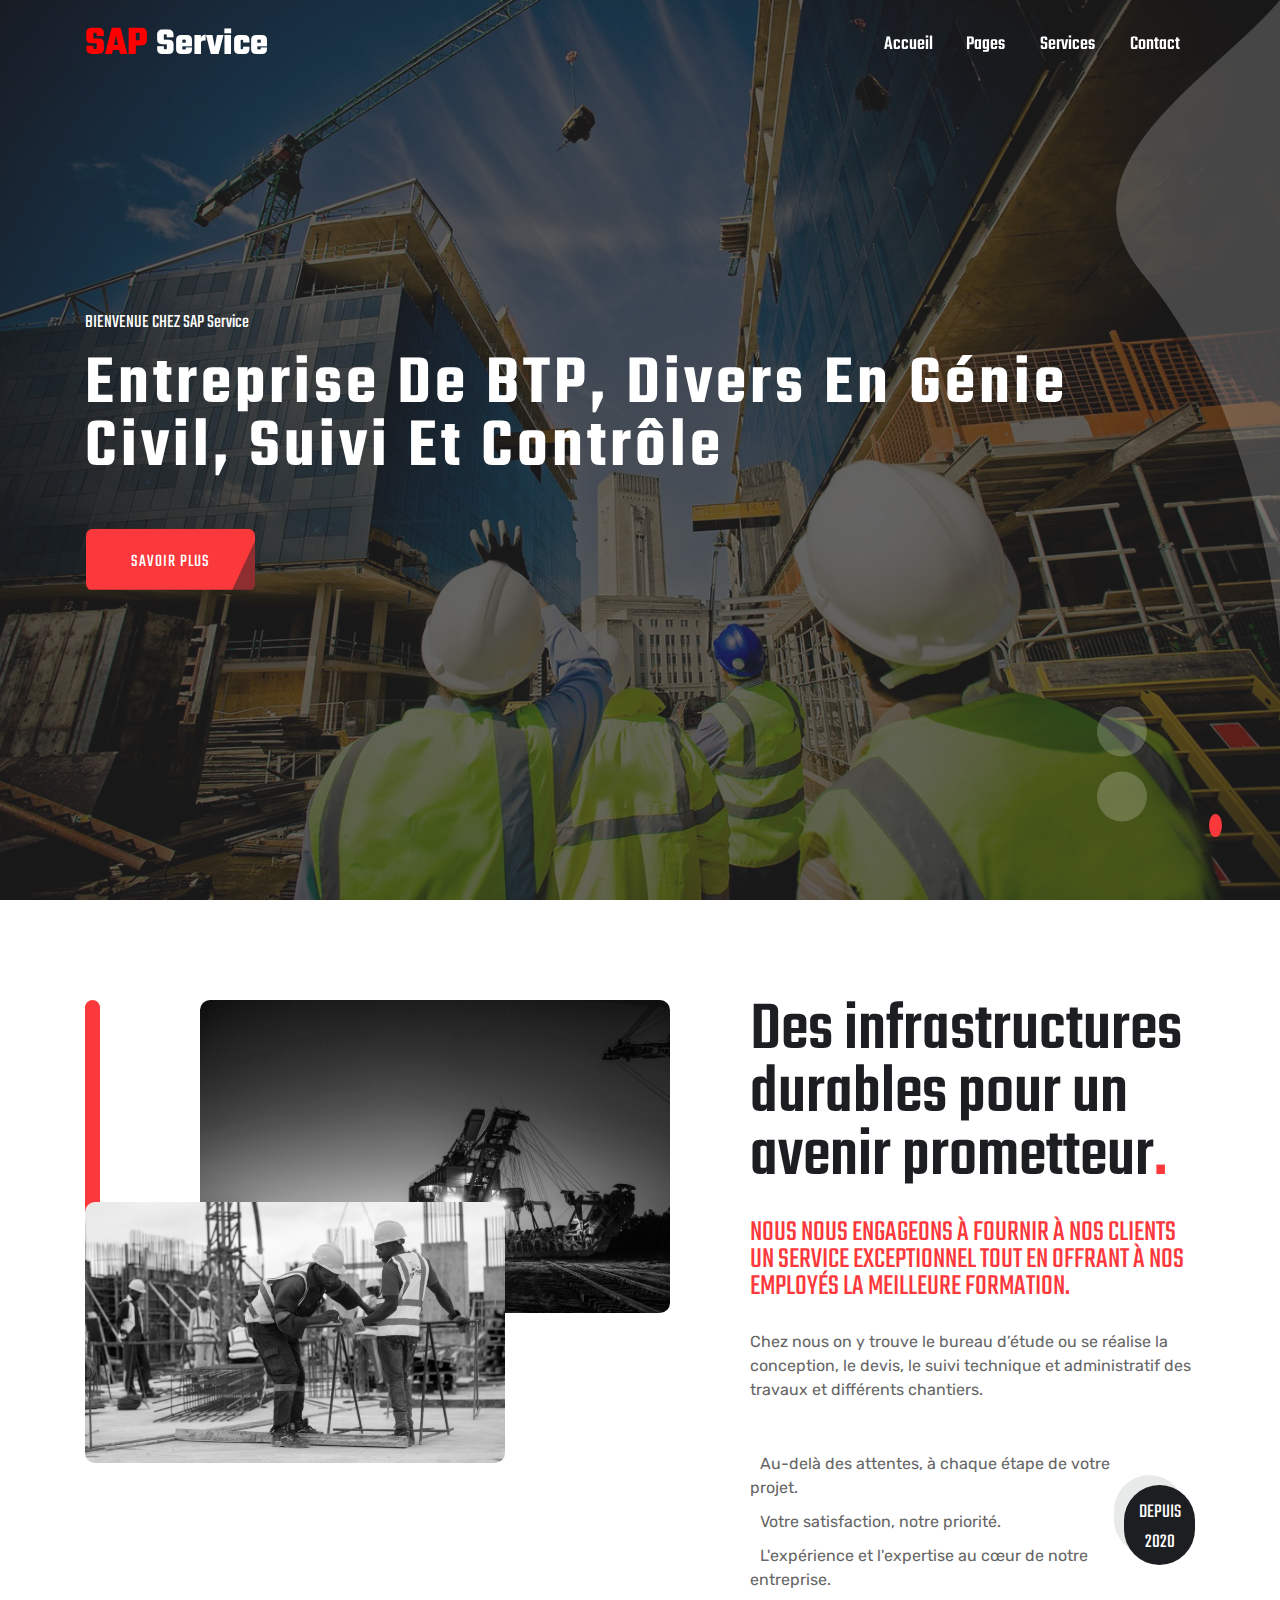
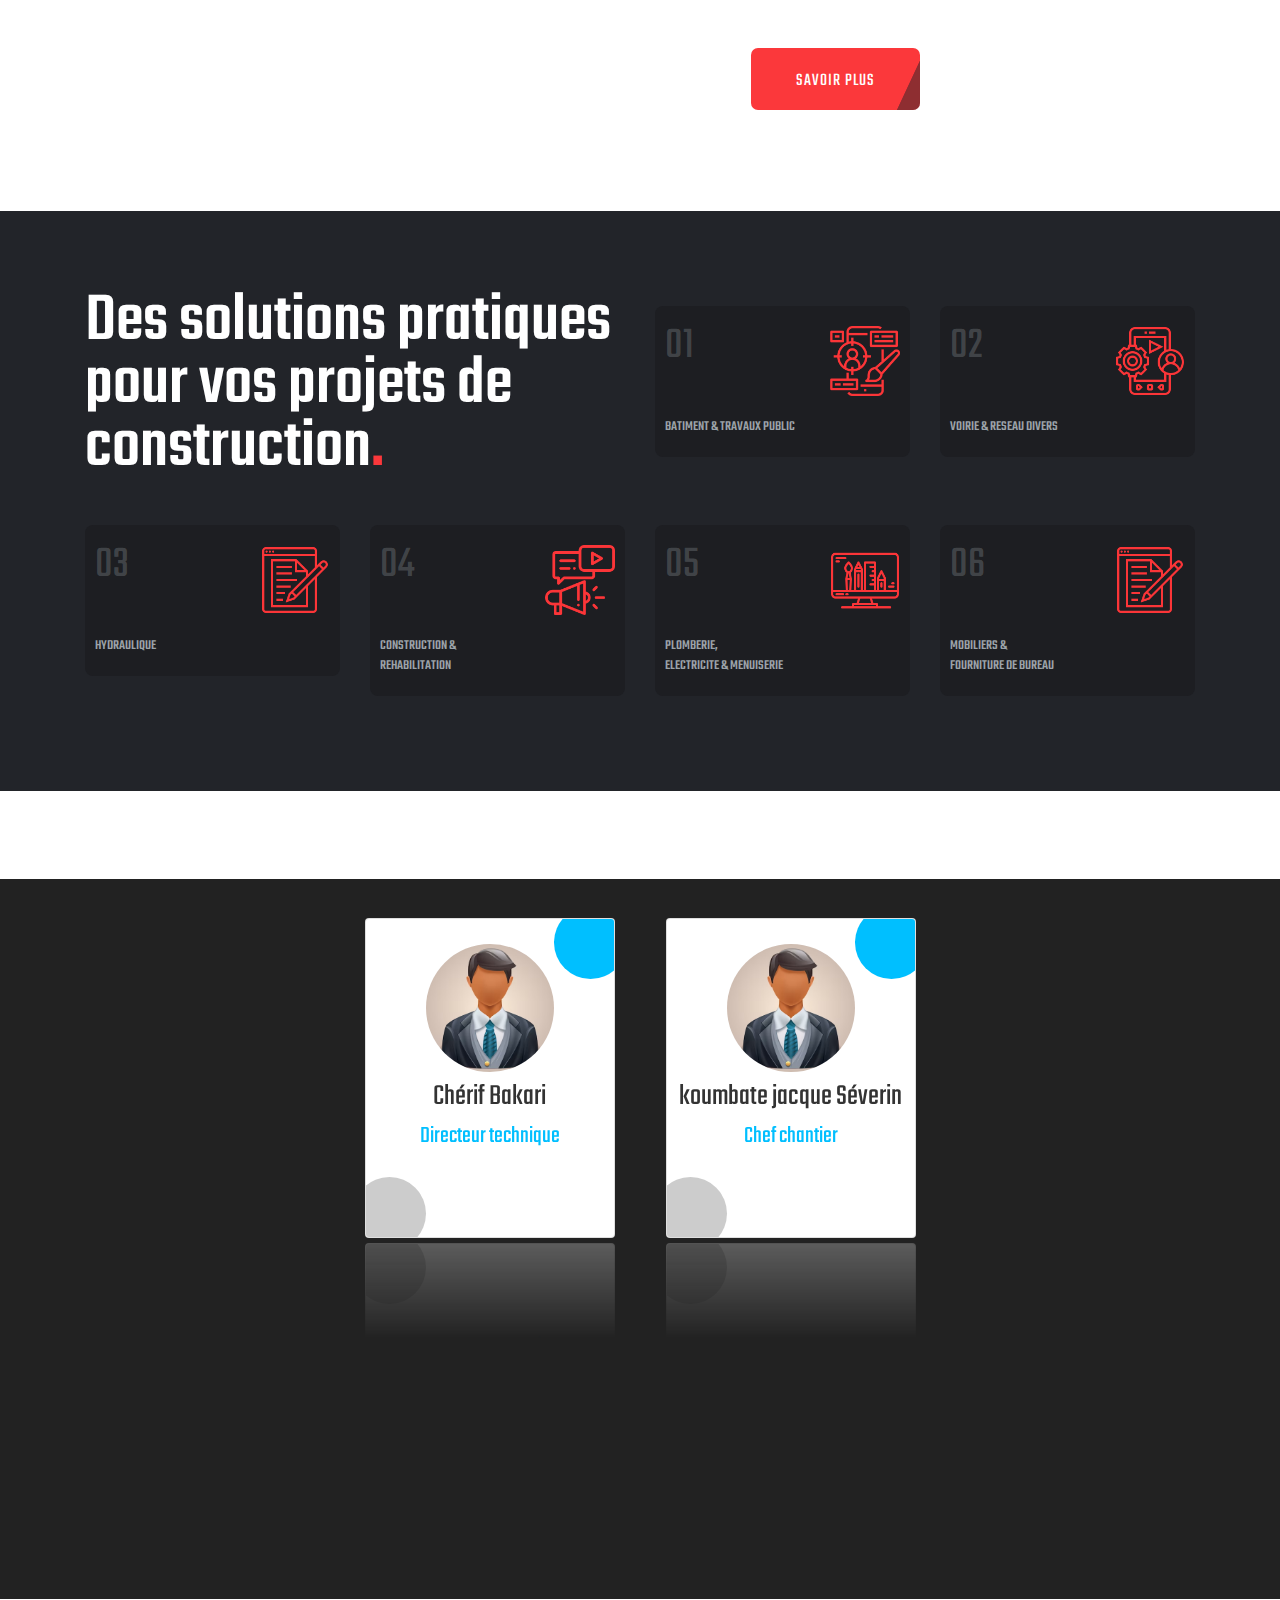
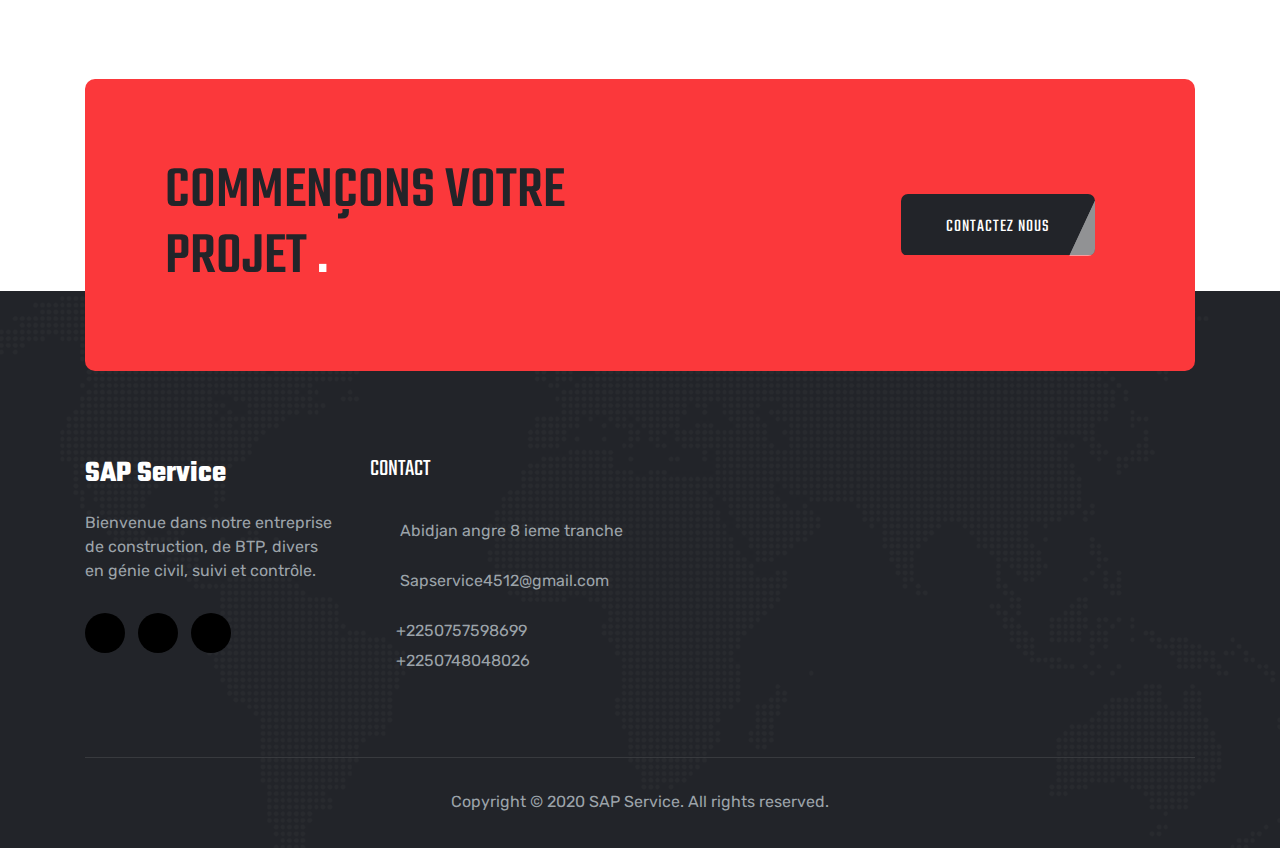
<file: index.html>
<!DOCTYPE html>
<html lang="en">
<head>
   <meta charset="UTF-8">
   <meta name="viewport" content="width=device-width, initial-scale=1.0">
   <meta http-equiv="X-UA-Compatible" content="ie=edge">
   <link rel="shortcut icon" href="img/softoweb.png">
   <!-- GOOGLE FONTS CDN LINK -->
   <link rel="preconnect" href="https://fonts.gstatic.com">
   <link href="https://fonts.googleapis.com/css2?family=Rubik:wght@300;400;500;600;700;800&family=Teko:wght@400;500;600;700&display=swap" rel="stylesheet">
   <!-- CSS LINK -->
   <link rel="stylesheet" href="css/bootstrap.css">
   <!-- AOS ANIAMATION PLUGIN -->
   <link rel="stylesheet" href="css/animate.css">
   <!-- OWL CAROUSEL PLUGIN -->
   <link rel="stylesheet" href="css/owl.carousel.min.css">
   <link rel="stylesheet" href="css/owl.theme.default.min.css">
   <!-- MAGNIFIC POPUP PLUGIN -->
   <link rel="stylesheet" href="css/magnific-popup.css">
   <link rel="stylesheet" href="css/custom.css">
   <title>SAP Service</title>
</head>
<body>



   <!-- ======================================== NAVIGRATION ======================================== -->
   <nav id="navigration" class="navbar fixed-top p-0">
      <div class="container">
         <!-- <a class="logo" href="#"><img src="img/logo.png" alt=""></a> -->
         <a class="logo" href="#"><span class="logo-titre">SAP</span> Service</a>
         <div class="sidenav">
            <div class="header">
               <a class="logo d-lg-none" href="#"><span class="logo-titre">SAP</span> Service</a>
               <a href="#" class="d-lg-none" id="showsidenav"><img src="img/icon/letter-x.png" alt="SAP service logo"> </a>
            </div>
            <ul class="mb-0">
               <li class="nav-item"><a class="nav-link" href="index.html">Accueil</a></li>
               <li class="nav-item dropdown">
                  <a class="nav-link" data-toggle="collapse" href="#menu1">Pages <i class="fal fa-angle-down"></i></a>
                  <div id="menu1" class="dropdown-menus collapse">
                     <a class="dropdown-item" href="about.html"><span>A propos De Nous</span></a>
                     <a class="dropdown-item" href="#equipe"><span>Notre Equipe</span></a>
                     <a class="dropdown-item" href="#"><span>Nos Projets</span></a>
                     <a class="dropdown-item" href="#"><span>Faq</span></a>
                  </div>
               </li>
               <li class="nav-item dropdown">
                  <a class="nav-link" data-toggle="collapse" href="#menu2">Services <i class="fal fa-angle-down"></i></a>
                  <div id="menu2" class="dropdown-menus collapse">
                     <a class="dropdown-item" href="service.html"><span>Services</span></a>
                     <a class="dropdown-item" href="#"><span>Detaille</span></a>
                  </div>
               </li>
               <!-- <li class="nav-item dropdown">
                  <a class="nav-link" data-toggle="collapse" href="#menu3">Blog <i class="fal fa-angle-down"></i></a>
                  <div id="menu3" class="dropdown-menus collapse">
                     <a class="dropdown-item" href="#"><span>Blog</span></a>
                     <div class="dropdown-2">
                        <a class="dropdown-item" data-toggle="collapse" href="#menu4"><span>Blog Details</span> <i class="fal fa-angle-right"></i></a>
                        <div id="menu4" class="dropdown-menus-2 collapse">
                           <a class="dropdown-item" href="#"><span>Blog Details 1</span></a>
                           <a class="dropdown-item" href="#"><span>Blog Details 2</span></a>
                           <a class="dropdown-item" href="#"><span>Blog Details 3</span></a>
                        </div>
                     </div>
                  </div>
               </li> -->
               <li class="nav-item"><a class="nav-link" href="contact.html">Contact</a></li>
            </ul>
         </div>
         
      </div>
   </nav>



   <!-- ======================================== HOME SECTION ======================================== -->
   <section id="homeSection">
      <div class="owl-carousel">
         <div class="slider-box slider-box1">
            <div class="overlay">
               <div class="container">
                  <div class="row">
                     <div class="col">
                        <div class="txt-box">
                           <div class="txt-area">
                              <p>BIENVENUE CHEZ SAP Service</p>
                              <h2>Entreprise De BTP, Divers En
                                 Génie Civil, Suivi Et Contrôle</h2>
                              <a href="about.html" class="btn layer-btn">SAVOIR PLUS</a>
                           </div>
                        </div>
                     </div>
                  </div>
               </div>
            </div>
         </div>
         <div class="slider-box slider-box2">
            <div class="overlay">
               <div class="container">
                  <div class="row">
                     <div class="col">
                        <div class="txt-box" data-aos="fade-up" data-aos-anchor-placement="center-bottom">
                           <div class="txt-area">
                              <p>DES IDEES INNOVANTES</p>
                              <h2>Réalisations Exceptionnelles, Qualité Garantie.</h2>
                              <a href="about.html" class="btn layer-btn">SAVOIR PLUS</a>
                           </div>
                        </div>
                     </div>
                  </div>
               </div>
            </div>
         </div>
         <div class="slider-box slider-box3">
            <div class="overlay">
               <div class="container">
                  <div class="row">
                     <div class="col">
                        <div class="txt-box" data-aos="fade-up" data-aos-anchor-placement="center-bottom">
                           <div class="txt-area">
                              <p>AVEC NOUS</p>
                              <h2>Bâtir Des Rêves, Concrétiser Des Ambitions.</h2>
                              <a href="about.html" class="btn layer-btn">SAVOIR PLUS</a>
                           </div>
                        </div>
                     </div>
                  </div>
               </div>
            </div>
         </div>
      </div>
   </section>



   <!-- ======================================== FEATURE SECTION ======================================== -->
   <section id="featureSection">
      <div class="container">
         <div class="row">
            <div class="col-lg-7">
               <div class="img-box">
                  <img src="img/travaux2.jpg" class="img01 wow slideInLeft" data-wow-duration="3s" alt="Macine de contruction de batiment">
                  <img src="img/travaux.jpg" class="img02 wow slideInLeft" data-wow-duration="4s" alt="Travaux sur un chantier">
                  <!-- <img src="img/featured-image-2.jpg" class="img02 wow slideInLeft" data-wow-duration="2s" alt=""> -->
               </div>
            </div>
            <div class="col-lg-5">
               <div class="txt-box">
                  <div class="sec-header">
                     <h2>Des infrastructures durables pour un avenir prometteur<span>.</span></h2>
                     <h4>NOUS NOUS ENGAGEONS À FOURNIR À NOS CLIENTS UN SERVICE EXCEPTIONNEL TOUT EN OFFRANT À NOS EMPLOYÉS LA MEILLEURE FORMATION.</h4>
                     <p>Chez nous on y trouve le bureau d’étude ou se réalise la conception, le devis, le suivi
                        technique et administratif des travaux et différents chantiers. <br>
                     </p>
                  </div>
                  <div class="part2">
                     <ul>
                        <li><i class="fal fa-check"></i> Au-delà des attentes, à chaque étape de votre projet.</li>
                        <li><i class="fal fa-check"></i> Votre satisfaction, notre priorité.</li>
                        <li><i class="fal fa-check"></i> L'expérience et l'expertise au cœur de notre entreprise.</li>
                     </ul>
                     <div class="since">
                        <span>DEPUIS <br>2020</span>
                     </div>
                  </div>
                  <a href="service.html" class="btn layer-btn">SAVOIR PLUS</a>
               </div>
            </div>
         </div>
      </div>
   </section>



   <!-- ======================================== SERVICE SECTION ======================================== -->
   <section id="serviceSection">
      <div class="container">
         <div class="row">
            <div class="col-lg-6 mb-5 mb-lg-0">
               <div class="sec-header">
                  <h2>Des solutions pratiques pour vos projets de construction<span>.</span></h2>
                  <p></p>
               </div>
            </div>
            <div class="col-lg-3 col-md-6">
               <div class="service-box wow slideInRight" data-wow-duration="1.5s">
                  <div class="txt-area">
                     <h3>01</h3>
                     <h4>BATIMENT & 
                         TRAVAUX PUBLIC</h4>
                  </div>
                  <div class="img-box">
                     <img src="img/icon/uiux.png" alt="logo" class="img01">
                     <img src="img/icon/uiux02.png" alt="logo" class="img02">
                  </div>
               </div>
            </div>
            <div class="col-lg-3 col-md-6">
               <div class="service-box wow slideInRight" data-wow-duration="1.5s">
                  <div class="txt-area">
                     <h3>02</h3>
                     <h4>VOIRIE & 
                         RESEAU DIVERS </h4>
                  </div>
                  <div class="img-box">
                     <img src="img/icon/app-development.png" alt="logo" class="img01">
                     <img src="img/icon/app-development02.png" alt="logo" class="img02">
                  </div>
               </div>
            </div>
            <div class="col-lg-3 col-md-6">
               <div class="service-box wow slideInRight" data-wow-duration="1.5s">
                  <div class="txt-area">
                     <h3>03</h3>
                     <h4>HYDRAULIQUE</h4>
                  </div>
                  <div class="img-box">
                     <img src="img/icon/content-writing.png" alt="logo" class="img01">
                     <img src="img/icon/content-writing02.png" alt="logo" class="img02">
                  </div>
               </div>
            </div>
            <div class="col-lg-3 col-md-6">
               <div class="service-box wow slideInRight" data-wow-duration="1.5s">
                  <div class="txt-area">
                     <h3>04</h3>
                     <h4>CONSTRUCTION &<br>
                         REHABILITATION</h4>
                  </div>
                  <div class="img-box">
                     <img src="img/icon/digital-marketing.png" alt="logo" class="img01">
                     <img src="img/icon/digital-marketing02.png" alt="logo" class="img02">
                  </div>
               </div>
            </div>
            <div class="col-lg-3 col-md-6">
               <div class="service-box wow slideInRight" data-wow-duration="1.5s">
                  <div class="txt-area">
                     <h3>05</h3>
                     <h4>PLOMBERIE,  <br>
                         ELECTRICITE &
                         MENUISERIE </h4>
                  </div>
                  <div class="img-box">
                     <img src="img/icon/graphic-design.png" alt="logo" class="img01">
                     <img src="img/icon/graphic-design02.png" alt="logo" class="img02">
                  </div>
               </div>
            </div>
            <div class="col-lg-3 col-md-6">
               <div class="service-box wow slideInRight" data-wow-duration="1.5s">
                  <div class="txt-area">
                     <h3>06</h3>
                     <h4>MOBILIERS &<br>
                        FOURNITURE DE BUREAU </h4>
                  </div>
                  <div class="img-box">
                     <img src="img/icon/content-writing.png" alt="logo " class="img01">
                     <img src="img/icon/content-writing02.png" alt="logo" class="img02">
                  </div>
               </div>
            </div>
         </div>
      </div>
   </section>




   <!-- ======================================== PORTFOLIO SECTION ======================================== -->
   <!-- <section id="portfolioSection">
      <div class="container">
         <div class="row">
            <div class="col-lg-6">
               <div class="sec-header">
                  <h2>VITRINE DE TRAVAIL<span>.</span></h2>
               </div>
            </div>
            <div class="col-lg-6">
               <div class="indicator float-lg-right">
                  <span class="mixer active" data-filter="all">Tout</span>
                  <span class="mixer" data-filter=".web">plan 3D</span>
                  <span class="mixer" data-filter=".branding">Equipement</span>
                  <span class="mixer" data-filter=".graphic">Contruction</span>
                  <span class="mixer" data-filter=".photography">Travaux</span>
               </div>
            </div>
         </div>
         <div id="portfolio">
            <div class="row">
               <div class="col-md-6 col-lg-4 mix web">
                  <div class="portfolio-box">
                     <div class="img-box">
                        <a href="#portfolioPreview01" class="popup-with-zoom-anim">
                           <img src="img/portfolio-1.jpg" class="img-fluid" alt="">
                        </a>
                        <div id="portfolioPreview01" class="zoom-anim-dialog mfp-hide portfolio-preview">
                           <div class="row">
                              <div class="col-md-6 mb-5 mb-lg-0">
                                 <div class="img-box">
                                    <img src="img/portfolio-1.jpg" class="img-fluid" alt="">
                                 </div>
                              </div>
                              <div class="col-md-6">
                                 <div class="description">
                                    <h4>CLOTHING WEBSITE</h4>
                                    <p>Lorem ipsum dolor sit amet, consectetur adipisicing elit. Dicta, doloribus, voluptas. Facere, hic quae cupiditate velit a, autem sunt dolor.</p>
                                    <ul>
                                       <li><i class="fal fa-file-alt"></i> Project : <span>Website</span></li>
                                       <li><i class="fad fa-user-tie"></i> Client : <span>KhadiGhar</span></li>
                                       <li><i class="fal fa-code"></i> Langages : <span>HTML, CSS, Javascript</span></li>
                                       <li class="mb-0"><i class="fal fa-external-link"></i> Preview : <a href="#" target="_blank">www.khadighar.com</a></li>
                                    </ul>
                                 </div>
                              </div>
                           </div>
                        </div>
                     </div>
                     <div class="hover-txt">
                        <span class="category">BTP</span>
                        <p>construction</p>
                     </div>
                  </div>
               </div>
               <div class="col-md-6 col-lg-4 mix branding photography">
                  <div class="portfolio-box">
                     <div class="img-box">
                        <a href="#portfolioPreview02" class="popup-with-zoom-anim">
                           <img src="img/portfolio-2.jpg" class="img-fluid" alt="">
                        </a>
                        <div id="portfolioPreview02" class="zoom-anim-dialog mfp-hide portfolio-preview">
                           <div class="row">
                              <div class="col-md-6 mb-5 mb-lg-0">
                                 <div class="img-box">
                                    <img src="img/portfolio-2.jpg" class="img-fluid" alt="">
                                 </div>
                              </div>
                              <div class="col-md-6">
                                 <div class="description">
                                    <h4>CLOTHING WEBSITE</h4>
                                    <p>Lorem ipsum dolor sit amet, consectetur adipisicing elit. Dicta, doloribus, voluptas. Facere, hic quae cupiditate velit a, autem sunt dolor.</p>
                                    <ul>
                                       <li><i class="fal fa-file-alt"></i> Project : <span>Website</span></li>
                                       <li><i class="fad fa-user-tie"></i> Client : <span>KhadiGhar</span></li>
                                       <li><i class="fal fa-code"></i> Langages : <span>HTML, CSS, Javascript</span></li>
                                       <li class="mb-0"><i class="fal fa-external-link"></i> Preview : <a href="#" target="_blank">www.khadighar.com</a></li>
                                    </ul>
                                 </div>
                              </div>
                           </div>
                        </div>
                     </div>
                     <div class="hover-txt">
                        <span class="category">TP</span>
                        <p>Travaux pratique</p>
                     </div>
                  </div>
               </div>
               <div class="col-md-6 col-lg-4 mix web graphic">
                  <div class="portfolio-box">
                     <div class="img-box">
                        <a href="#portfolioPreview03" class="popup-with-zoom-anim">
                           <img src="img/portfolio-3.jpg" class="img-fluid" alt="">
                        </a>
                        <div id="portfolioPreview03" class="zoom-anim-dialog mfp-hide portfolio-preview">
                           <div class="row">
                              <div class="col-md-6 mb-5 mb-lg-0">
                                 <div class="img-box">
                                    <img src="img/portfolio-3.jpg" class="img-fluid" alt="">
                                 </div>
                              </div>
                              <div class="col-md-6">
                                 <div class="description">
                                    <h4>CLOTHING WEBSITE</h4>
                                    <p>Lorem ipsum dolor sit amet, consectetur adipisicing elit. Dicta, doloribus, voluptas. Facere, hic quae cupiditate velit a, autem sunt dolor.</p>
                                    <ul>
                                       <li><i class="fal fa-file-alt"></i> Project : <span>Website</span></li>
                                       <li><i class="fad fa-user-tie"></i> Client : <span>KhadiGhar</span></li>
                                       <li><i class="fal fa-code"></i> Langages : <span>HTML, CSS, Javascript</span></li>
                                       <li class="mb-0"><i class="fal fa-external-link"></i> Preview : <a href="#" target="_blank">www.khadighar.com</a></li>
                                    </ul>
                                 </div>
                              </div>
                           </div>
                        </div>
                     </div>
                     <div class="hover-txt">
                        <span class="category">BT</span>
                        <p>Travaux pratique</p>
                     </div>
                  </div>
               </div>
               <div class="col-md-6 col-lg-4 mix photography graphic">
                  <div class="portfolio-box">
                     <div class="img-box">
                        <a href="#portfolioPreview04" class="popup-with-zoom-anim">
                           <img src="img/portfolio-4.jpg" class="img-fluid" alt="">
                        </a>
                        <div id="portfolioPreview04" class="zoom-anim-dialog mfp-hide portfolio-preview">
                           <div class="row">
                              <div class="col-md-6 mb-5 mb-lg-0">
                                 <div class="img-box">
                                    <img src="img/portfolio-4.jpg" class="img-fluid" alt="">
                                 </div>
                              </div>
                              <div class="col-md-6">
                                 <div class="description">
                                    <h4>CLOTHING WEBSITE</h4>
                                    <p>Lorem ipsum dolor sit amet, consectetur adipisicing elit. Dicta, doloribus, voluptas. Facere, hic quae cupiditate velit a, autem sunt dolor.</p>
                                    <ul>
                                       <li><i class="fal fa-file-alt"></i> Project : <span>Website</span></li>
                                       <li><i class="fad fa-user-tie"></i> Client : <span>KhadiGhar</span></li>
                                       <li><i class="fal fa-code"></i> Langages : <span>HTML, CSS, Javascript</span></li>
                                       <li class="mb-0"><i class="fal fa-external-link"></i> Preview : <a href="#" target="_blank">www.khadighar.com</a></li>
                                    </ul>
                                 </div>
                              </div>
                           </div>
                        </div>
                     </div>
                     <div class="hover-txt">
                        <span class="category">BTP</span>
                        <p>construction</p>
                     </div>
                  </div>
               </div>
               <div class="col-md-6 col-lg-4 mix branding graphic web">
                  <div class="portfolio-box">
                     <div class="img-box">
                        <a href="#portfolioPreview05" class="popup-with-zoom-anim">
                           <img src="img/portfolio-5.jpg" class="img-fluid" alt="">
                        </a>
                        <div id="portfolioPreview05" class="zoom-anim-dialog mfp-hide portfolio-preview">
                           <div class="row">
                              <div class="col-md-6 mb-5 mb-lg-0">
                                 <div class="img-box">
                                    <img src="img/portfolio-5.jpg" class="img-fluid" alt="">
                                 </div>
                              </div>
                              <div class="col-md-6">
                                 <div class="description">
                                    <h4>CLOTHING WEBSITE</h4>
                                    <p>Lorem ipsum dolor sit amet, consectetur adipisicing elit. Dicta, doloribus, voluptas. Facere, hic quae cupiditate velit a, autem sunt dolor.</p>
                                    <ul>
                                       <li><i class="fal fa-file-alt"></i> Project : <span>Website</span></li>
                                       <li><i class="fad fa-user-tie"></i> Client : <span>KhadiGhar</span></li>
                                       <li><i class="fal fa-code"></i> Langages : <span>HTML, CSS, Javascript</span></li>
                                       <li class="mb-0"><i class="fal fa-external-link"></i> Preview : <a href="#" target="_blank">www.khadighar.com</a></li>
                                    </ul>
                                 </div>
                              </div>
                           </div>
                        </div>
                     </div>
                     <div class="hover-txt">
                        <span class="category">BTP</span>
                        <p>construction</p>
                     </div>
                  </div>
               </div>
               <div class="col-md-6 col-lg-4 mix web photography">
                  <div class="portfolio-box">
                     <div class="img-box">
                        <a href="#portfolioPreview06" class="popup-with-zoom-anim">
                           <img src="img/portfolio-6.jpg" class="img-fluid" alt="">
                        </a>
                        <div id="portfolioPreview06" class="zoom-anim-dialog mfp-hide portfolio-preview">
                           <div class="row">
                              <div class="col-md-6 mb-5 mb-lg-0">
                                 <div class="img-box">
                                    <img src="img/portfolio-6.jpg" class="img-fluid" alt="">
                                 </div>
                              </div>
                              <div class="col-md-6">
                                 <div class="description">
                                    <h4>CLOTHING WEBSITE</h4>
                                    <p>Lorem ipsum dolor sit amet, consectetur adipisicing elit. Dicta, doloribus, voluptas. Facere, hic quae cupiditate velit a, autem sunt dolor.</p>
                                    <ul>
                                       <li><i class="fal fa-file-alt"></i> Project : <span>Website</span></li>
                                       <li><i class="fad fa-user-tie"></i> Client : <span>KhadiGhar</span></li>
                                       <li><i class="fal fa-code"></i> Langages : <span>HTML, CSS, Javascript</span></li>
                                       <li class="mb-0"><i class="fal fa-external-link"></i> Preview : <a href="#" target="_blank">www.khadighar.com</a></li>
                                    </ul>
                                 </div>
                              </div>
                           </div>
                        </div>
                     </div>
                     <div class="hover-txt">
                        <span class="category">batiment</span>
                        <p>kejeee</p>
                     </div>
                  </div>
               </div>
            </div>
         </div>
      </div>
   </section> -->


   <!-- ======================================== PRICING SECTION ======================================== -->
   <section class="team " id="equipe" style="margin-top: 7rem;">
      <h2 class="heading" style="margin-top: -1.5rem;" id="team"></h2>
      <p></p>
      <div class="row">
          <div class="card">
              <div class="image">
                  <img src="./img/personn.avif" alt="Team member 1">
              </div>
              <div class="info">
                  <h3>Chérif Bakari</h3>
                  <span>Directeur technique </span>
                  <div class="icons">
                      <a href="https://www.facebook.com/" class="fab fa-facebook-f"></a>
                      <a href="https://twitter.com/login" class="fab fa-twitter"></a>
                      <a href="https://www.instagram.com/" class="fab fa-instagram"></a>
                      <a href="https://www.linkedin.com/" class="fab fa-linkedin"></a>
                  </div>
              </div>
          </div>
      </div>
      <div class="row">
          <div class="card">
              <div class="image">
                  <img src="./img/personn.avif" alt="Team member 1">
              </div>
              <div class="info">
                  <h3>koumbate jacque Séverin</h3>
                  <span>Chef chantier</span>
                  <div class="icons">
                      <a href="https://www.facebook.com/" class="fab fa-facebook-f"></a>
                      <a href="https://twitter.com/login" class="fab fa-twitter"></a>
                      <a href="https://www.instagram.com/" class="fab fa-instagram"></a>
                      <a href="https://www.linkedin.com/" class="fab fa-linkedin"></a>
                  </div>
              </div>
          </div>
      </div>
      
    </section>



   <!-- ======================================== CONTACT AREA 2 ======================================== -->
   <section id="contactArea">
      <div class="container">
         <div class="contact-box wow fadeInRightBi" data-wow-duration="1.5s">
            <div class="row">
               <div class="col-lg-9 mb-3 mb-lg-0">
                  <div class="sec-header">
                     <h2>COMMENÇONS VOTRE <br> PROJET <span>.</span></h2>
                  </div>
               </div>
               <div class="col-lg-3">
                  <a href="contact.html" class="btn layer-btn">CONTACTEZ NOUS</a>
               </div>
            </div>
         </div>
      </div>
   </section>





   <!-- ======================================== FOOTER SECTION ======================================== -->
   <section id="footerSection">
      <div class="container">
         <div class="row">
            <div class="col-lg-3 col-md-6 mb-5 mb-lg-0">
               <div class="footer-box">
                  <a href="#" class="logo">SAP Service<span class="logo-bas"></a>
                  <p class="about">Bienvenue dans notre entreprise de construction, de BTP, divers en
                     génie civil, suivi et contrôle.</p>
                  <div class="social-links">
                     <a href="#"><i class="fab fa-facebook"></i></a>
                     <a href="#"><i class="fab fa-twitter"></i></a>
                     <a href="#"><i class="fab fa-instagram"></i></a>
                  </div>
               </div>
            </div>
   
            <div class="col-lg-3 col-md-6 mb-5 mb-md-0">
               <div class="footer-box box3">
                  <p class="title">CONTACT</p>
                  <div class="icon-box">
                     <div class="icon">
                        <i class="fal fa-map-marker-alt"></i>
                     </div>
                     <div class="txt">
                        <span>Abidjan angre 8 ieme tranche</span>
                     </div>
                  </div>
                  <div class="icon-box">
                     <div class="icon">
                        <i class="fal fa-envelope"></i>
                     </div>
                     <div class="txt">
                        <span>Sapservice4512@gmail.com</span>
                     </div>
                  </div>
                  <div class="icon-box mb-0">
                     <div class="icon">
                        <i class="fal fa-phone-alt"></i>
                     </div>
                     <div class="txt">
                        <span>+2250757598699
                              +2250748048026</span>
                     </div>
                  </div>
               </div>
            </div>

         </div>
         <div class="copy-right">
            <div class="row">
               <div class="col">
                  <span>Copyright © 2020 SAP Service. All rights reserved.</span>
               </div>
            </div>
         </div>
      </div>   
   </section>

   <!-- ======================================== SCROLL TO TOP ICON ======================================== -->
   <a href="#" class="scroll-up">
      <i class="fal fa-chevron-up"></i>
   </a>


   <script src="js/jquery.min.js"></script>
   <script src="js/bootstrap.min.js"></script>
   <script src="js/popper.min.js"></script>
   <script src="js/font-awesome-pro.js"></script>
   <!-- SCROLL ANIAMATION Plugin -->
   <script src="js/wow.min.js"></script>
   <!-- MIXIT UP Plugin -->
   <script src="js/mixitup.min.js"></script>
   <!-- MAGNIFIC POPUP Plugin -->
   <script src="js/jquery.magnific-popup.min.js"></script>
   <!-- CounterUp Plugin -->
   <script src="js/jquery.counterup.min.js"></script>
   <script src="js/jquery.waypoints.min.js"></script>
   <!-- OWL CAROUSEL Plugin -->
   <script src="js/owl.carousel.min.js"></script>
   <script src="js/custom.js"></script>
   <script>
   </script>
</body>
</html>
</file>
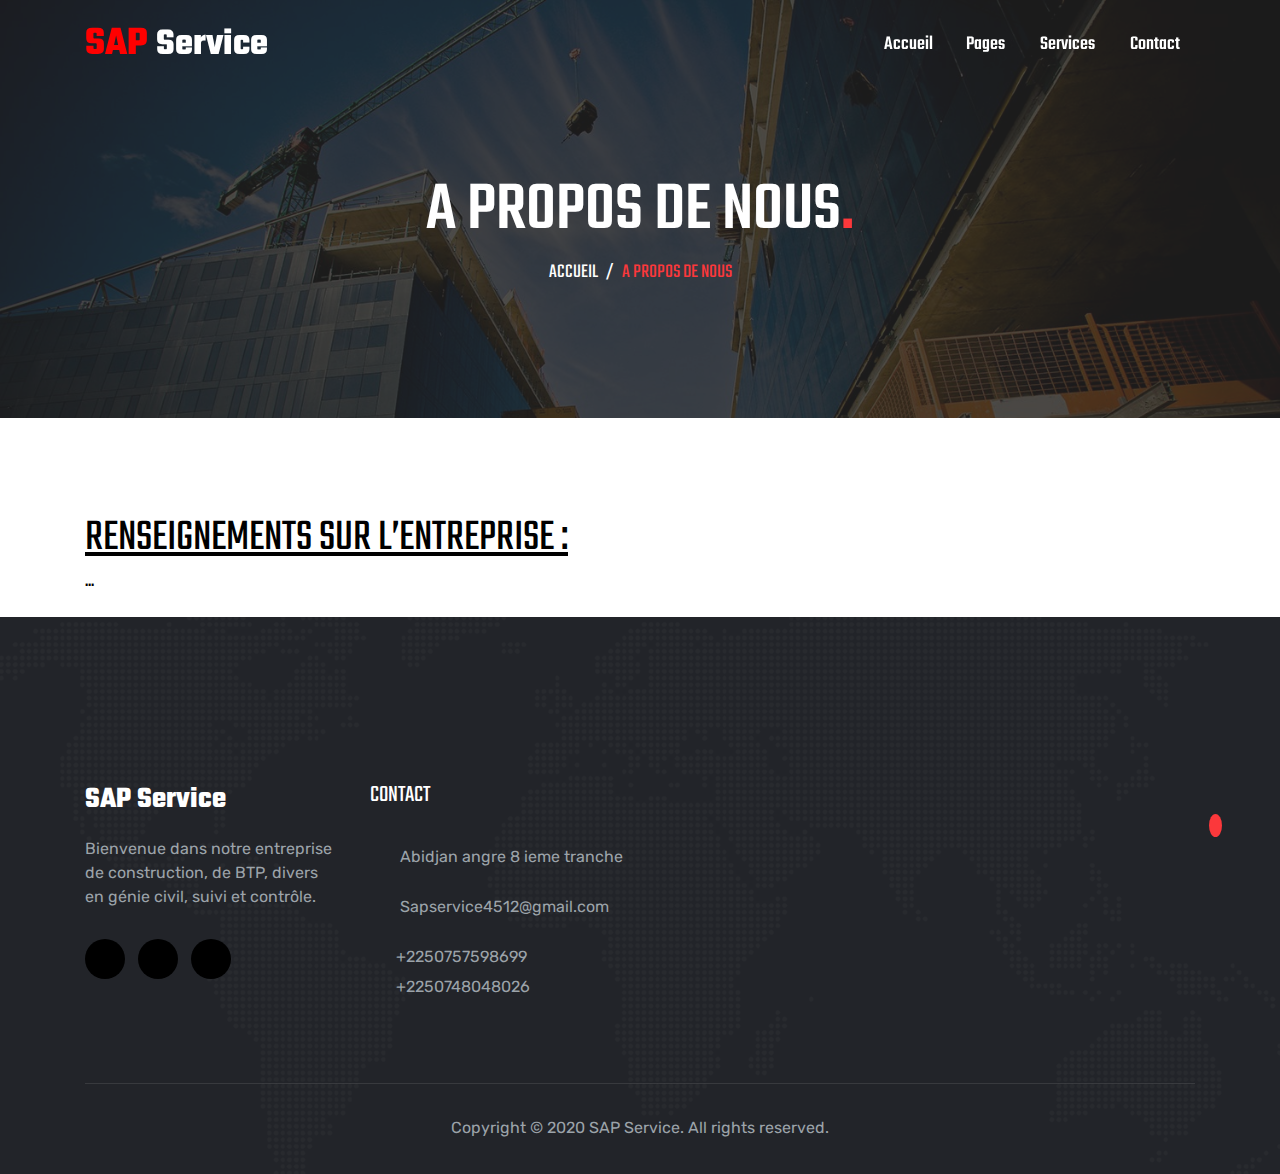
<file: about.html>
<!DOCTYPE html>
<html lang="en">
<head>
   <meta charset="UTF-8">
   <meta name="viewport" content="width=device-width, initial-scale=1.0">
   <meta http-equiv="X-UA-Compatible" content="ie=edge">
   <link rel="shortcut icon" href="img/softoweb.png">
   <!-- GOOGLE FONTS CDN LINK -->
   <link rel="preconnect" href="https://fonts.gstatic.com">
   <link href="https://fonts.googleapis.com/css2?family=Rubik:wght@300;400;500;600;700;800&family=Teko:wght@400;500;600;700&display=swap" rel="stylesheet">
   <!-- CSS LINK -->
   <link rel="stylesheet" href="css/bootstrap.css">
   <!-- AOS ANIAMATION PLUGIN -->
   <link rel="stylesheet" href="css/animate.css">
   <!-- OWL CAROUSEL PLUGIN -->
   <link rel="stylesheet" href="css/owl.carousel.min.css">
   <link rel="stylesheet" href="css/owl.theme.default.min.css">
   <!-- MAGNIFIC POPUP PLUGIN -->
   <link rel="stylesheet" href="css/magnific-popup.css">
   <link rel="stylesheet" href="css/custom.css">
   <title>SAP Service</title>
</head>
<body>



   <!-- ======================================== NAVIGRATION ======================================== -->
   <nav id="navigration" class="navbar fixed-top p-0">
      <div class="container">
         <!-- <a class="logo" href="#"><img src="img/logo.png" alt=""></a> -->
         <a class="logo" href="index.html"><span class="logo-titre">SAP</span> Service</a>
         <div class="sidenav">
            <div class="header">
               <a class="logo d-lg-none" href="index.html"><span class="logo-titre">SAP</span> Service</a>
               <a href="#" class="d-lg-none" id="showsidenav"><img src="img/icon/letter-x.png" alt=""> </a>
            </div>
            <ul class="mb-0">
               <li class="nav-item"><a class="nav-link" href="index.html">Accueil</a></li>
               <li class="nav-item dropdown">
                  <a class="nav-link" data-toggle="collapse" href="#menu1">Pages <i class="fal fa-angle-down"></i></a>
                  <div id="menu1" class="dropdown-menus collapse">
                     <a class="dropdown-item" href="about.html"><span>A propos De Nous</span></a>
                     <a class="dropdown-item" href="index.html#equipe"><span>Notre Equipe</span></a>
                     <a class="dropdown-item" href="index.html#projet"><span>Nos Projets</span></a>
                     <a class="dropdown-item" href="#"><span>Faq</span></a>
                  </div>
               </li>
               <li class="nav-item dropdown">
                  <a class="nav-link" data-toggle="collapse" href="#menu2">Services <i class="fal fa-angle-down"></i></a>
                  <div id="menu2" class="dropdown-menus collapse">
                     <a class="dropdown-item" href="service.html"><span>Services</span></a>
                     <a class="dropdown-item" href="service.html"><span>Detaille</span></a>
                  </div>
               </li>
               <!-- <li class="nav-item dropdown">
                  <a class="nav-link" data-toggle="collapse" href="#menu3">Blog <i class="fal fa-angle-down"></i></a>
                  <div id="menu3" class="dropdown-menus collapse">
                     <a class="dropdown-item" href="#"><span>Blog</span></a>
                     <div class="dropdown-2">
                        <a class="dropdown-item" data-toggle="collapse" href="#menu4"><span>Blog Details</span> <i class="fal fa-angle-right"></i></a>
                        <div id="menu4" class="dropdown-menus-2 collapse">
                           <a class="dropdown-item" href="#"><span>Blog Details 1</span></a>
                           <a class="dropdown-item" href="#"><span>Blog Details 2</span></a>
                           <a class="dropdown-item" href="#"><span>Blog Details 3</span></a>
                        </div>
                     </div>
                  </div>
               </li> -->
               <li class="nav-item"><a class="nav-link" href="contact.html">Contact</a></li>
            </ul>
         </div>
         <!-- <button class="btn font-btn get-quote d-none d-md-block"><i class="fal fa-chevron-right"></i> <span>Get A Quote</span></button>
         <div id="hamburger" class="d-lg-none">
            <img src="img/icon/menu.png" class="img01" alt="">
         </div> -->
      </div>
   </nav>



   <!-- ======================================== PAGE HEADER ======================================== -->
   <section id="pageHeader">
      <div class="overlay">
         <div class="container">
            <div class="row">
               <div class="col">
                  <div class="txt text-center">
                     <div class="sec-header">
                        <h2>A PROPOS DE NOUS<span>.</span></h2>
                        <p><a href="index.html">ACCUEIL</a> <span>/</span> A PROPOS DE NOUS</p>
                     </div>
                  </div>
               </div>
            </div>
         </div>
      </div>
   </section>





   <!-- ======================================== CONTACT SECTION ======================================== -->
   <section id="contactSection">

      <div class="container info-entreprise" style="color: black;">
         <h3>RENSEIGNEMENTS SUR L’ENTREPRISE :</h3>
        

        

       

        ...


      </div>
   </section>


   <!-- ======================================== FOOTER SECTION ======================================== -->
   <section id="footerSection">
      <div class="container">
         <div class="row">
            <div class="col-lg-3 col-md-6 mb-5 mb-lg-0">
               <div class="footer-box">
                  <a href="#" class="logo">SAP Service<span class="logo-bas"></a>
                  <p class="about">Bienvenue dans notre entreprise de construction, de BTP, divers en
                     génie civil, suivi et contrôle.</p>
                  <div class="social-links">
                     <a href="#"><i class="fab fa-facebook"></i></a>
                     <a href="#"><i class="fab fa-twitter"></i></a>
                     <a href="#"><i class="fab fa-instagram"></i></a>
                  </div>
               </div>
            </div>
   
            <div class="col-lg-3 col-md-6 mb-5 mb-md-0">
               <div class="footer-box box3">
                  <p class="title">CONTACT</p>
                  <div class="icon-box">
                     <div class="icon">
                        <i class="fal fa-map-marker-alt"></i>
                     </div>
                     <div class="txt">
                        <span>Abidjan angre 8 ieme tranche</span>
                     </div>
                  </div>
                  <div class="icon-box">
                     <div class="icon">
                        <i class="fal fa-envelope"></i>
                     </div>
                     <div class="txt">
                        <span>Sapservice4512@gmail.com</span>
                     </div>
                  </div>
                  <div class="icon-box mb-0">
                     <div class="icon">
                        <i class="fal fa-phone-alt"></i>
                     </div>
                     <div class="txt">
                        <span>+2250757598699
                              +2250748048026</span>
                     </div>
                  </div>
               </div>
            </div>

         </div>
         <div class="copy-right">
            <div class="row">
               <div class="col">
                  <span>Copyright © 2020 SAP Service. All rights reserved.</span>
               </div>
            </div>
         </div>
      </div>   
   </section>
   <!-- ======================================== SCROLL TO TOP ICON ======================================== -->
   <a href="#" class="scroll-up">
      <i class="fal fa-chevron-up"></i>
   </a>


   <script src="js/jquery.min.js"></script>
   <script src="js/bootstrap.min.js"></script>
   <script src="js/popper.min.js"></script>
   <script src="js/font-awesome-pro.js"></script>
   <!-- SCROLL ANIAMATION Plugin -->
   <script src="js/wow.min.js"></script>
   <!-- MIXIT UP Plugin -->
   <script src="js/mixitup.min.js"></script>
   <!-- MAGNIFIC POPUP Plugin -->
   <script src="js/jquery.magnific-popup.min.js"></script>
   <!-- CounterUp Plugin -->
   <script src="js/jquery.counterup.min.js"></script>
   <script src="js/jquery.waypoints.min.js"></script>
   <!-- OWL CAROUSEL Plugin -->
   <script src="js/owl.carousel.min.js"></script>
   <script src="js/custom.js"></script>
   <script>






   </script>
</body>
</html>
</file>
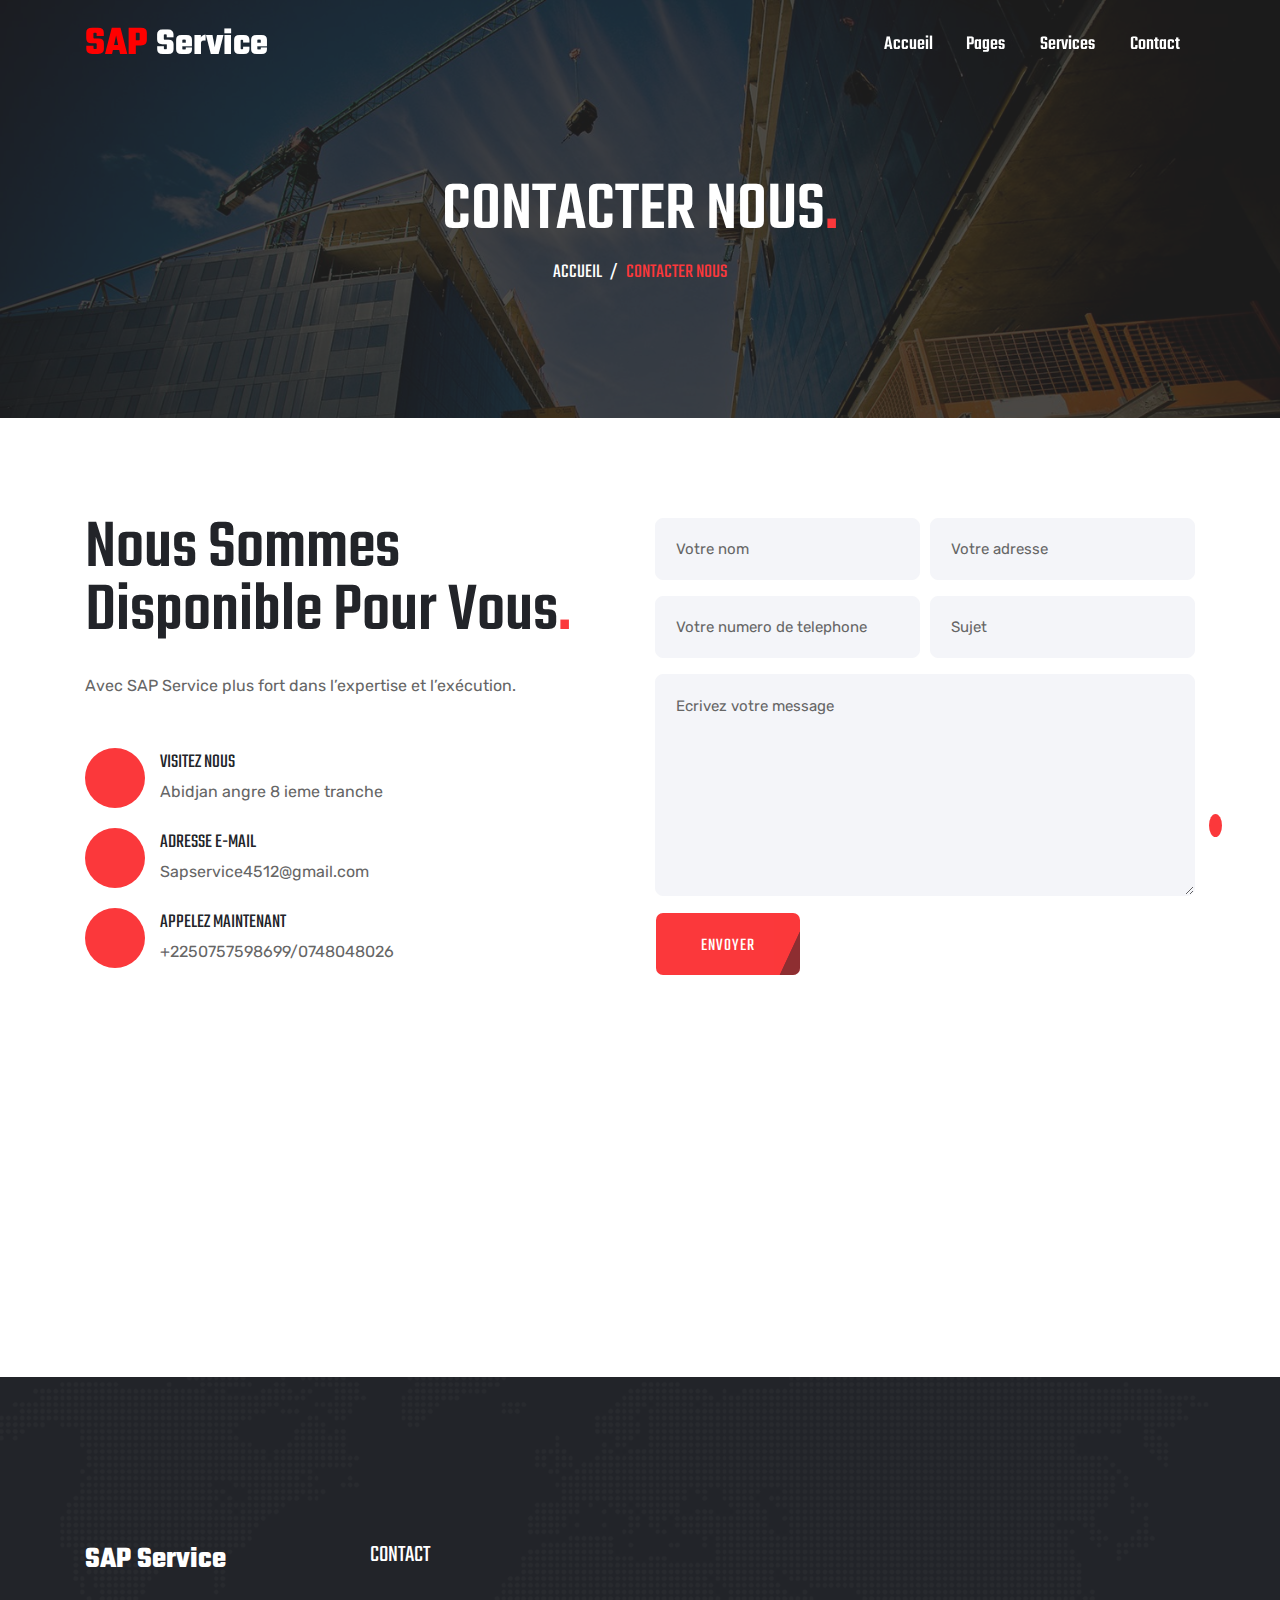
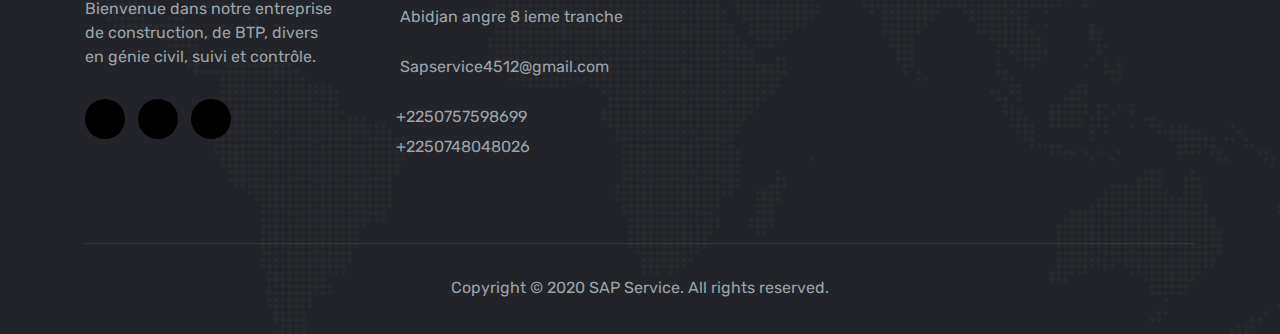
<file: contact.html>
<!DOCTYPE html>
<html lang="en">
<head>
   <meta charset="UTF-8">
   <meta name="viewport" content="width=device-width, initial-scale=1.0">
   <meta http-equiv="X-UA-Compatible" content="ie=edge">
   <link rel="shortcut icon" href="img/softoweb.png">
   <!-- GOOGLE FONTS CDN LINK -->
   <link rel="preconnect" href="https://fonts.gstatic.com">
   <link href="https://fonts.googleapis.com/css2?family=Rubik:wght@300;400;500;600;700;800&family=Teko:wght@400;500;600;700&display=swap" rel="stylesheet">
   <!-- CSS LINK -->
   <link rel="stylesheet" href="css/bootstrap.css">
   <!-- AOS ANIAMATION PLUGIN -->
   <link rel="stylesheet" href="css/animate.css">
   <!-- OWL CAROUSEL PLUGIN -->
   <link rel="stylesheet" href="css/owl.carousel.min.css">
   <link rel="stylesheet" href="css/owl.theme.default.min.css">
   <!-- MAGNIFIC POPUP PLUGIN -->
   <link rel="stylesheet" href="css/magnific-popup.css">
   <link rel="stylesheet" href="css/custom.css">
   <title>SAP Service</title>
</head>
<body>



   <!-- ======================================== NAVIGRATION ======================================== -->
   <nav id="navigration" class="navbar fixed-top p-0">
      <div class="container">
         <!-- <a class="logo" href="#"><img src="img/logo.png" alt=""></a> -->
         <a class="logo" href="index.html"><span class="logo-titre">SAP</span> Service</a>
         <div class="sidenav">
            <div class="header">
               <a class="logo d-lg-none" href="index.html"><span class="logo-titre">SAP</span> Service</a>
               <a href="#" class="d-lg-none" id="showsidenav"><img src="img/icon/letter-x.png" alt=""> </a>
            </div>
            <ul class="mb-0">
               <li class="nav-item"><a class="nav-link" href="index.html">Accueil</a></li>
               <li class="nav-item dropdown">
                  <a class="nav-link" data-toggle="collapse" href="#menu1">Pages <i class="fal fa-angle-down"></i></a>
                  <div id="menu1" class="dropdown-menus collapse">
                     <a class="dropdown-item" href="about.html"><span>A propos De Nous</span></a>
                     <a class="dropdown-item" href="index.html#equipe"><span>Notre Equipe</span></a>
                     <a class="dropdown-item" href="index.html#projet"><span>Nos Projets</span></a>
                     <a class="dropdown-item" href="#"><span>Faq</span></a>
                  </div>
               </li>
               <li class="nav-item dropdown">
                  <a class="nav-link" data-toggle="collapse" href="#menu2">Services <i class="fal fa-angle-down"></i></a>
                  <div id="menu2" class="dropdown-menus collapse">
                     <a class="dropdown-item" href="service.html"><span>Services</span></a>
                     <a class="dropdown-item" href="service.html"><span>Detaille</span></a>
                  </div>
               </li>
               <!-- <li class="nav-item dropdown">
                  <a class="nav-link" data-toggle="collapse" href="#menu3">Blog <i class="fal fa-angle-down"></i></a>
                  <div id="menu3" class="dropdown-menus collapse">
                     <a class="dropdown-item" href="#"><span>Blog</span></a>
                     <div class="dropdown-2">
                        <a class="dropdown-item" data-toggle="collapse" href="#menu4"><span>Blog Details</span> <i class="fal fa-angle-right"></i></a>
                        <div id="menu4" class="dropdown-menus-2 collapse">
                           <a class="dropdown-item" href="#"><span>Blog Details 1</span></a>
                           <a class="dropdown-item" href="#"><span>Blog Details 2</span></a>
                           <a class="dropdown-item" href="#"><span>Blog Details 3</span></a>
                        </div>
                     </div>
                  </div>
               </li> -->
               <li class="nav-item"><a class="nav-link" href="contact.html">Contact</a></li>
            </ul>
         </div>
         <!-- <button class="btn font-btn get-quote d-none d-md-block"><i class="fal fa-chevron-right"></i> <span>Get A Quote</span></button>
         <div id="hamburger" class="d-lg-none">
            <img src="img/icon/menu.png" class="img01" alt="">
         </div> -->
      </div>
   </nav>



   <!-- ======================================== PAGE HEADER ======================================== -->
   <section id="pageHeader">
      <div class="overlay">
         <div class="container">
            <div class="row">
               <div class="col">
                  <div class="txt text-center">
                     <div class="sec-header">
                        <h2>CONTACTER NOUS<span>.</span></h2>
                        <p><a href="index.html">ACCUEIL</a> <span>/</span> CONTACTER NOUS</p>
                     </div>
                  </div>
               </div>
            </div>
         </div>
      </div>
   </section>





   <!-- ======================================== CONTACT SECTION ======================================== -->
   <section id="contactSection">
      <div class="container">
         <div class="row">
            <div class="col-lg-6 mb-5 mb-lg-0">
               <div class="part1">
                  <div class="sec-header">
                     <h2>Nous Sommes Disponible Pour Vous<span>.</span></h2>
                     <p>Avec SAP Service plus fort dans l’expertise et l’exécution.</p>
                  </div>
                  <div class="icon-box wow fadeInLeftBig" data-wow-duration="1.5s">
                     <div class="icon">
                        <i class="fal fa-map-marker-alt"></i>
                     </div>
                     <div class="txt">
                        <p>VISITEZ NOUS</p>
                        <span>Abidjan angre 8 ieme tranche</span>
                     </div>
                  </div>
                  <div class="icon-box wow fadeInLeftBig" data-wow-duration="1.5s">
                     <div class="icon">
                        <i class="fal fa-envelope"></i>
                     </div>
                     <div class="txt">
                        <p>ADRESSE E-MAIL</p>
                        <span>Sapservice4512@gmail.com</span>
                     </div>
                  </div>
                  <div class="icon-box mb-0 wow fadeInLeftBig" data-wow-duration="1.5s">
                     <div class="icon">
                        <i class="fal fa-phone-alt"></i>
                     </div>
                     <div class="txt">
                        <p>APPELEZ MAINTENANT</p>
                        <span>+2250757598699/0748048026</span>
                     </div>
                  </div>
               </div>
            </div>
            <div class="col-lg-6">
               <form class="wow fadeInUpBig" data-wow-duration="1.5s">
                  <div class="form-row">
                     <div class="form-group col-md-6">
                        <input type="text" class="form-control" placeholder="Votre nom">
                     </div>
                     <div class="form-group col-md-6">
                        <input type="email" class="form-control" placeholder="Votre adresse">
                     </div>
                     <div class="form-group col-md-6">
                        <input type="number" class="form-control" placeholder="Votre numero de telephone">
                     </div>
                     <div class="form-group col-md-6">
                        <input type="text" class="form-control" placeholder="Sujet">
                     </div>
                     <div class="form-group col-12">
                        <textarea class="form-control" rows="8" cols="80" placeholder="Ecrivez votre message"></textarea>
                     </div>
                  </div>
                  <button type="submit" class="btn layer-btn">ENVOYER</button>
               </form>
            </div>
         </div>
      </div>
   </section>



   <section id="googleMap">
      <div class="container">
         <div class="row">
            <div class="col">
               <iframe src="https://www.google.com/maps/embed?pb=!1m18!1m12!1m3!1d116834.00977795363!2d-4.00769052204097!3d5.394915437541007!2m3!1f0!2f0!3f0!3m2!1i1024!2i768!4f13.1!3m3!1m2!1s0x1fcdb856e1778f5d%3A0x2a2a5b74081f91aa!2sAbidjan%2C%20Cocody%2C%20CHU%20Angr%C3%A9!5e0!3m2!1sen!2sci!4v1630002222661!5m2!1sen!2sci" width="100%" height="370" style="border:0;" allowfullscreen="" loading="lazy"></iframe>

            </div>
         </div>
      </div>
   </section>



   <!-- ======================================== FOOTER SECTION ======================================== -->
   <section id="footerSection">
      <div class="container">
         <div class="row">
            <div class="col-lg-3 col-md-6 mb-5 mb-lg-0">
               <div class="footer-box">
                  <a href="#" class="logo">SAP Service<span class="logo-bas"></a>
                  <p class="about">Bienvenue dans notre entreprise de construction, de BTP, divers en
                     génie civil, suivi et contrôle.</p>
                  <div class="social-links">
                     <a href="#"><i class="fab fa-facebook"></i></a>
                     <a href="#"><i class="fab fa-twitter"></i></a>
                     <a href="#"><i class="fab fa-instagram"></i></a>
                  </div>
               </div>
            </div>
   
            <div class="col-lg-3 col-md-6 mb-5 mb-md-0">
               <div class="footer-box box3">
                  <p class="title">CONTACT</p>
                  <div class="icon-box">
                     <div class="icon">
                        <i class="fal fa-map-marker-alt"></i>
                     </div>
                     <div class="txt">
                        <span>Abidjan angre 8 ieme tranche</span>
                     </div>
                  </div>
                  <div class="icon-box">
                     <div class="icon">
                        <i class="fal fa-envelope"></i>
                     </div>
                     <div class="txt">
                        <span>Sapservice4512@gmail.com</span>
                     </div>
                  </div>
                  <div class="icon-box mb-0">
                     <div class="icon">
                        <i class="fal fa-phone-alt"></i>
                     </div>
                     <div class="txt">
                        <span>+2250757598699
                              +2250748048026</span>
                     </div>
                  </div>
               </div>
            </div>

         </div>
         <div class="copy-right">
            <div class="row">
               <div class="col">
                  <span>Copyright © 2020 SAP Service. All rights reserved.</span>
               </div>
            </div>
         </div>
      </div>   
   </section>


   <!-- ======================================== SCROLL TO TOP ICON ======================================== -->
   <a href="#" class="scroll-up">
      <i class="fal fa-chevron-up"></i>
   </a>


   <script src="js/jquery.min.js"></script>
   <script src="js/bootstrap.min.js"></script>
   <script src="js/popper.min.js"></script>
   <script src="js/font-awesome-pro.js"></script>
   <!-- SCROLL ANIAMATION Plugin -->
   <script src="js/wow.min.js"></script>
   <!-- MIXIT UP Plugin -->
   <script src="js/mixitup.min.js"></script>
   <!-- MAGNIFIC POPUP Plugin -->
   <script src="js/jquery.magnific-popup.min.js"></script>
   <!-- CounterUp Plugin -->
   <script src="js/jquery.counterup.min.js"></script>
   <script src="js/jquery.waypoints.min.js"></script>
   <!-- OWL CAROUSEL Plugin -->
   <script src="js/owl.carousel.min.js"></script>
   <script src="js/custom.js"></script>
   <script>






   </script>
</body>
</html>
</file>
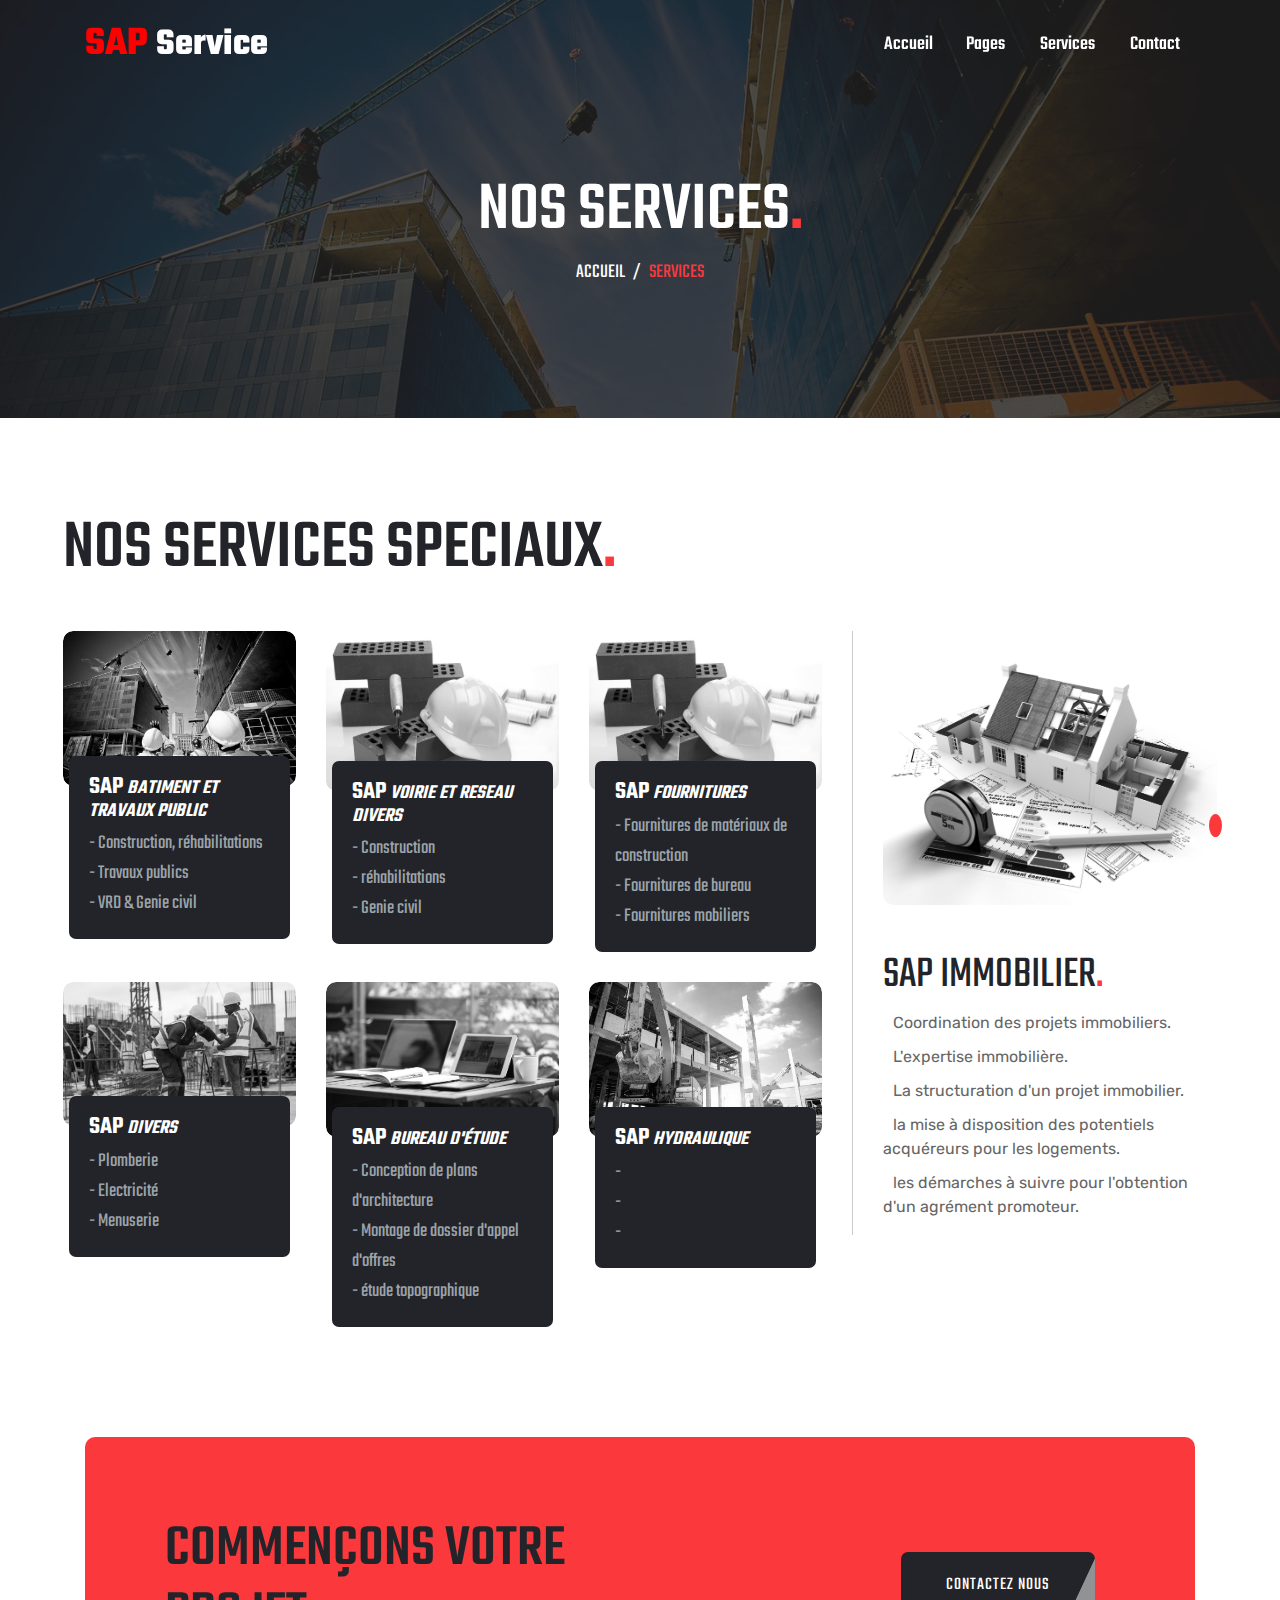
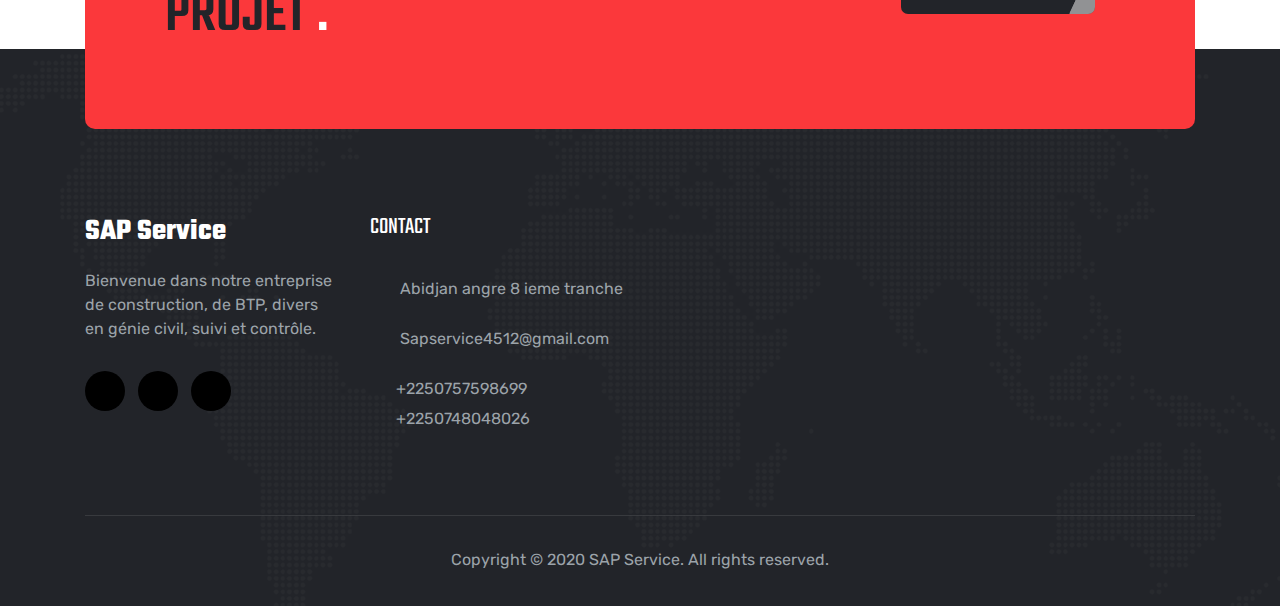
<file: service.html>
<!DOCTYPE html>
<html lang="en">
<head>
   <meta charset="UTF-8">
   <meta name="viewport" content="width=device-width, initial-scale=1.0">
   <meta http-equiv="X-UA-Compatible" content="ie=edge">
   <link rel="shortcut icon" href="img/softoweb.png">
   <!-- GOOGLE FONTS CDN LINK -->
   <link rel="preconnect" href="https://fonts.gstatic.com">
   <link href="https://fonts.googleapis.com/css2?family=Rubik:wght@300;400;500;600;700;800&family=Teko:wght@400;500;600;700&display=swap" rel="stylesheet">
   <!-- CSS LINK -->
   <link rel="stylesheet" href="css/bootstrap.css">
   <!-- AOS ANIAMATION PLUGIN -->
   <link rel="stylesheet" href="css/animate.css">
   <!-- OWL CAROUSEL PLUGIN -->
   <link rel="stylesheet" href="css/owl.carousel.min.css">
   <link rel="stylesheet" href="css/owl.theme.default.min.css">
   <!-- MAGNIFIC POPUP PLUGIN -->
   <link rel="stylesheet" href="css/magnific-popup.css">
   <link rel="stylesheet" href="css/custom.css">
   <title>SAP Service</title>
</head>
<body>



   <!-- ======================================== NAVIGRATION ======================================== -->
   <nav id="navigration" class="navbar fixed-top p-0">
      <div class="container">
         <!-- <a class="logo" href="#"><img src="img/logo.png" alt=""></a> -->
         <a class="logo" href="#"><span class="logo-titre">SAP</span> Service</a>
         <div class="sidenav"> 
            <div class="header">
               <a class="logo d-lg-none" href="#"><span class="logo-titre">SAP</span> Service</a>
               <a href="#" class="d-lg-none" id="showsidenav"><img src="img/icon/letter-x.png" alt="logo SAP Service"> </a>
            </div>
            <ul class="mb-0">
               <li class="nav-item"><a class="nav-link" href="index.html">Accueil</a></li>
               <li class="nav-item dropdown">
                  <a class="nav-link" data-toggle="collapse" href="#menu1">Pages <i class="fal fa-angle-down"></i></a>
                  <div id="menu1" class="dropdown-menus collapse">
                     <a class="dropdown-item" href="about.html"><span>A propos De Nous</span></a>
                     <a class="dropdown-item" href="index.html#equipe"><span>Notre Equipe</span></a>
                     <a class="dropdown-item" href="index.html#projet"><span>Nos Projets</span></a>
                     <a class="dropdown-item" href="#"><span>Faq</span></a>
                  </div>
               </li>
               <li class="nav-item dropdown">
                  <a class="nav-link" data-toggle="collapse" href="#menu2">Services <i class="fal fa-angle-down"></i></a>
                  <div id="menu2" class="dropdown-menus collapse">
                     <a class="dropdown-item" href="service.html"><span>Services</span></a>
                     <a class="dropdown-item" href="service.html"><span>Detaille</span></a>
                  </div>
               </li>
               
               <li class="nav-item"><a class="nav-link" href="contact.html">Contact</a></li>
            </ul>
         </div>
      </div>
   </nav>



   <!-- ======================================== PAGE HEADER ======================================== -->
   <section id="pageHeader">
      <div class="overlay">
         <div class="container">
            <div class="row">
               <div class="col">
                  <div class="txt text-center">
                     <div class="sec-header">
                        <h2>NOS SERVICES<span>.</span></h2>
                        <p><a href="index.html">ACCUEIL</a> <span>/</span> SERVICES</p>
                     </div>
                  </div>
               </div>
            </div>
         </div>
      </div>
   </section>


   <!-- ======================================== SPECIAL FEATURE ======================================== -->
   <section id="specialFeature" class="specialFeature2 px-lg-5">
      <div class="container">
         <div class="row">
            <div class="col">
               <div class="sec-header">
                  <h2>NOS SERVICES SPECIAUX<span>.</span></h2>
               </div>
            </div>
         </div>
         <div class="row">
            <div class="col-md-8 ">
               <div class="row">
                  <div class="col-xl-4 col-md-6">
                     <div class="service-box">
                        <div class="img-box">
                           <img src="img/travailleur.jpg" alt="our services: bati-Fort conseil">
                        </div>
                        <div class="txt-box">
                           <h5>SAP <span>BATIMENT ET TRAVAUX PUBLIC</span></h5>
                           <p>
                              - Construction, réhabilitations <br>
                              - Travaux publics<br>
                              - VRD & Genie civil 
                              
                           </p>
                        </div>
                     </div>
                  </div>
                  <div class="col-xl-4 col-md-6">
                     <div class="service-box">
                        <div class="img-box">
                           <img src="img/casque.webp" alt="our services: bati-Fort mediation">
                        </div>
                        <div class="txt-box">
                           <h5>SAP <span>VOIRIE ET RESEAU DIVERS</span></h5>
                           <p>
                              - Construction <br>
                              - réhabilitations <br>
                              - Genie civil
                              
                               
                           </p>
                        </div>
                     </div>
                  </div>
                 
                  <div class="col-xl-4 col-md-6">
                     <div class="service-box">
                        <div class="img-box">
                           <img src="img/casque.webp" alt="our services: bati-Fort fournitures">
                        </div>
                        <div class="txt-box">
                           <h5>SAP <span>FOURNITURES</span>
                           </h5>
                           <p>
                              - Fournitures de matériaux de construction <br>
                              - Fournitures de bureau <br>
                              - Fournitures mobiliers
                           </p>
                        </div>
                     </div>
                  </div>
                  <div class="col-xl-4 col-md-6">
                     <div class="service-box">
                        <div class="img-box">
                           <img src="img/travaux.jpg" alt="our services: bati-Fort foncier">
                        </div>
                        <div class="txt-box">
                           <h5>SAP <span>DIVERS</span></h5>
                           <p>
                              - Plomberie <br>
                              - Electricité <br>
                              - Menuserie <br>
                           </p>
                        </div>
                     </div>
                  </div>
                  <div class="col-xl-4 col-md-6">
                     <div class="service-box">
                        <div class="img-box">
                           <img src="img/service01.jpg" alt="our services: bati-Fort bureau d'etude">
                        </div>
                        <div class="txt-box">
                           <h5>SAP <span>BUREAU D'ÉTUDE</span> 
                           </h5>
                           <p>
                              - Conception de plans d'architecture <br>
                              - Montage de dossier d'appel d'offres <br>
                              - étude topographique 

                           </p>
                        </div>
                     </div>
                  </div>
                  <div class="col-xl-4 col-md-6">
                     <div class="service-box">
                        <div class="img-box">
                           <img src="img/machine.jpg" alt="our services: bati-Fort BTP">
                        </div>
                        <div class="txt-box">
                           <h5>SAP <span>HYDRAULIQUE</span>
                           </h5>
                           <p>
                              -  <br>
                              -  <br>
                              - <br>
                           </p>
                        </div>
                     </div>
                  </div>
               </div>
            </div>
            <div class="col-md-4">
               <div id="featureDetails">
                  <div class="row">
                     <div class="col">
                        <div class="img-box">
                           <img src="img/plan.jpg" alt="our best services: SAP service immobilie">
                        </div>
                        <div class="txt-box">
                           <h3>SAP IMMOBILIER<span>.</span></h3>
                           
                           <ul>
                              <li><i class="fal fa-check"></i> Coordination des projets immobiliers.</li>
                              <li><i class="fal fa-check"></i> L'expertise immobilière.</li>
                              <li><i class="fal fa-check"></i> La structuration d'un projet immobilier.</li>
                              <li><i class="fal fa-check"></i> la mise à disposition des potentiels acquéreurs pour les logements.</li>
                              <li><i class="fal fa-check"></i> les démarches à suivre pour l'obtention d'un agrément promoteur.</li>
                           </ul>
                          
                        </div>
                     </div>
                  </div>
               </div>
            </div>
         </div>
      </div>
   </section>





   <!-- ======================================== CONTACT AREA 2 ======================================== -->
   <section id="contactArea">
      <div class="container">
         <div class="contact-box">
            <div class="row">
               <div class="col-lg-9 mb-3 mb-lg-0">
                  <div class="sec-header">
                     <h2>COMMENÇONS VOTRE <br> PROJET <span>.</span></h2>
                  </div>
               </div>
               <div class="col-lg-3">
                  <a href="contact.html" class="btn layer-btn">CONTACTEZ NOUS</a>
               </div>
            </div>
         </div>
      </div>
   </section>



   <!-- ======================================== FOOTER SECTION ======================================== -->
   <section id="footerSection">
      <div class="container">
         <div class="row">
            <div class="col-lg-3 col-md-6 mb-5 mb-lg-0">
               <div class="footer-box">
                  <a href="#" class="logo">SAP Service<span class="logo-bas"></a>
                  <p class="about">Bienvenue dans notre entreprise de construction, de BTP, divers en
                     génie civil, suivi et contrôle.</p>
                  <div class="social-links">
                     <a href="#"><i class="fab fa-facebook"></i></a>
                     <a href="#"><i class="fab fa-twitter"></i></a>
                     <a href="#"><i class="fab fa-instagram"></i></a>
                  </div>
               </div>
            </div>
   
            <div class="col-lg-3 col-md-6 mb-5 mb-md-0">
               <div class="footer-box box3">
                  <p class="title">CONTACT</p>
                  <div class="icon-box">
                     <div class="icon">
                        <i class="fal fa-map-marker-alt"></i>
                     </div>
                     <div class="txt">
                        <span>Abidjan angre 8 ieme tranche</span>
                     </div>
                  </div>
                  <div class="icon-box">
                     <div class="icon">
                        <i class="fal fa-envelope"></i>
                     </div>
                     <div class="txt">
                        <span>Sapservice4512@gmail.com</span>
                     </div>
                  </div>
                  <div class="icon-box mb-0">
                     <div class="icon">
                        <i class="fal fa-phone-alt"></i>
                     </div>
                     <div class="txt">
                        <span>+2250757598699
                              +2250748048026</span>
                     </div>
                  </div>
               </div>
            </div>

         </div>
         <div class="copy-right">
            <div class="row">
               <div class="col">
                  <span>Copyright © 2020 SAP Service. All rights reserved.</span>
               </div>
            </div>
         </div>
      </div>   
   </section>


   <!-- ======================================== SCROLL TO TOP ICON ======================================== -->
   <a href="#" class="scroll-up">
      <i class="fal fa-chevron-up"></i>
   </a>


   <script src="js/jquery.min.js"></script>
   <script src="js/bootstrap.min.js"></script>
   <script src="js/popper.min.js"></script>
   <script src="js/font-awesome-pro.js"></script>
   <!-- SCROLL ANIAMATION Plugin -->
   <script src="js/wow.min.js"></script>
   <!-- MIXIT UP Plugin -->
   <script src="js/mixitup.min.js"></script>
   <!-- MAGNIFIC POPUP Plugin -->
   <script src="js/jquery.magnific-popup.min.js"></script>
   <!-- CounterUp Plugin -->
   <script src="js/jquery.counterup.min.js"></script>
   <script src="js/jquery.waypoints.min.js"></script>
   <!-- OWL CAROUSEL Plugin -->
   <script src="js/owl.carousel.min.js"></script>
   <script src="js/custom.js"></script>
   <script>

   </script>
</body>
</html>
</file>
<file: css/custom.css>
* {
  margin: 0;
  padding: 0;
  box-sizing: border-box; }

body {
  font-family: 'Rubik', sans-serif;
  font-family: 'Teko', sans-serif;
  color: #505489;
  font-size: 20px; 
  overflow-x: hidden;
}

h1, h2, h3, h4, h5 {
  font-weight: 700;
  color: #1f2471;
  line-height: .9; }

h1 {
  font-size: 120px; }

h2 {
  font-size: 70px;
  font-weight: 500; }

h3 {
  font-size: 45px;
  font-weight: 400; }

h4 {
  font-size: 30px;
  font-weight: 400; }

h5 {
  font-size: 25px;
  font-weight: 600; }

i {
  font-size: 16px;
  color: #999;
  transition: .4s; }
.logo-titre{
  color: red;
  font-size: 41px;
  font-weight: bold;
}
.logo-bottom{
  font-size: 20px;
}
.font-btn {
  transition: .4s; }
  .font-btn span {
    font-weight: 500;
    color: #fb383b;
    font-size: 20px;
    position: relative;
    top: -16px; }
  .font-btn .fal {
    background: #fb383b;
    position: relative;
    overflow: hidden;
    font-weight: 500;
    color: #fff;
    height: 45px;
    width: 45px;
    border-radius: 50%;
    padding-top: 16px;
    font-size: 16px;
    margin-right: 5px; }
  .font-btn .fal:before {
    content: "\f054";
    font-family: "Font Awesome 5 Pro";
    font-size: 16px;
    position: absolute;
    left: -100%;
    transition: .4s; }
  .font-btn .fal:after {
    content: "\f054";
    font-family: "Font Awesome 5 Pro";
    font-size: 16px;
    position: absolute;
    left: 43%;
    transition: .4s; }

.font-btn:hover .fal:before {
  left: 43%; }

.font-btn:hover .fal:after {
  left: 157%; }

.layer-btn {
  position: relative;
  overflow: hidden;
  color: #fff;
  font-size: 18px;
  letter-spacing: 1px;
  border-radius: 8px;
  padding: 20px 45px 15px 45px;
  transition: .4s;
  z-index: 1; }

.layer-btn:hover {
  color: #fff; }

.layer-btn::after {
  content: "";
  position: absolute;
  top: 0px;
  left: 0px;
  width: 100%;
  height: 99.9%;
  background: #fb383b;
  z-index: -2; }

.layer-btn::before {
  content: "";
  position: absolute;
  top: -5px;
  left: 0px;
  background: #222429;
  opacity: .5;
  border: 1px solid #222429;
  width: 105%;
  height: 185%;
  transform: translateX(90%) rotate(25deg);
  transition: .4s; }

.layer-btn:hover:before {
  transform: translateX(0%);
  z-index: -1;
  opacity: 1; }

::-webkit-input-placeholder {
  font-size: 15px !important;
  color: #666 !important; }

.btn:focus {
  box-shadow: 0 0 0 0rem rgba(0, 123, 255, 0.25); }

.form-control {
  font-size: 13px;
  border: 1px solid #e3e3e3; }

.custom-select:focus,
.form-control:focus {
  box-shadow: none;
  border: 1px solid #fb383b; }

#navigration .logo {
  font-size: 38px;
  font-weight: bold;
  color: #fff;
  text-decoration: none; }

#navigration .header {
  position: relative; }
  #navigration .header #showsidenav {
    position: absolute;
    top: 15px;
    right: 15px; }
    #navigration .header #showsidenav img {
      width: 15px; }

#navigration .nav-item {
  list-style: none;
  display: inline-block; }
  #navigration .nav-item .nav-link {
    color: #fff;
    position: relative;
    font-weight: 500;
    font-size: 20px;
    line-height: 1;
    padding: 35px 15px;
    transition: .4s; }
    #navigration .nav-item .nav-link .fa-angle-down {
      color: #fff;
      margin-left: 2px;
      font-size: 13px;
      font-weight: 500; }

#navigration .nav-item:hover .nav-link {
  color: #fb383b; }

#navigration .nav-item:hover .fa-angle-down {
  color: #fb383b; }

#navigration .dropdown {
  cursor: pointer; }
  #navigration .dropdown .dropdown-menus {
    background: #fff;
    border-radius: 5px;
    border: 1px solid #000;
    position: absolute;
    margin-top: 0;
    padding: 5px 0px;
    min-width: 220px;
    border: none;
    border-radius: 8px;
    box-shadow: 0px 1px 40px 0px #0000001a;
    transition: .4s; }
    #navigration .dropdown .dropdown-menus .dropdown-item {
      padding: 8px 25px;
      color: #222429;
      font-weight: 500;
      background: none;
      position: relative;
      transition: .4s; }
      #navigration .dropdown .dropdown-menus .dropdown-item span {
        transition: .4s;
        font-size: 20px; }
      #navigration .dropdown .dropdown-menus .dropdown-item .fa-angle-right {
        float: right;
        position: relative;
        top: 8px;
        color: #222429;
        font-size: 13px;
        font-weight: 500; }
    #navigration .dropdown .dropdown-menus .dropdown-item:before {
      content: "";
      background: #fb383b;
      height: 1px;
      width: 0px;
      position: absolute;
      top: 20px;
      left: 25px;
      transition: .4s; }
    #navigration .dropdown .dropdown-menus .dropdown-item:hover:before {
      width: 10px; }
    #navigration .dropdown .dropdown-menus .dropdown-item:hover {
      background: #f5f5f5; }
      #navigration .dropdown .dropdown-menus .dropdown-item:hover span {
        margin-left: 15px;
        color: #fb383b; }

#navigration .collapse:not(.show) {
  display: block;
  opacity: 0;
  visibility: hidden;
  transition: .2s;
  z-index: -1; }

#navigration .dropdown:hover > .dropdown-menus {
  opacity: 1;
  visibility: visible;
  z-index: 1; }

#navigration .dropdown-2 {
  position: relative; }
  #navigration .dropdown-2 .dropdown-menus-2 {
    position: absolute;
    top: 0;
    min-width: 220px;
    right: -220px;
    background: #fff;
    border-radius: 8px;
    padding: 5px 0px;
    box-shadow: 0px 1px 40px 0px #0000001a;
    transition: .2s;
    display: block; }

#navigration .dropdown-2:hover > .dropdown-menus-2 {
  opacity: 1;
  visibility: visible;
  z-index: 1; }

#navigration .dropdown-2:hover > .dropdown-item {
  background: #f5f5f5; }
  #navigration .dropdown-2:hover > .dropdown-item .fal {
    color: #fb383b; }
  #navigration .dropdown-2:hover > .dropdown-item span {
    margin-left: 15px;
    color: #fb383b; }

#navigration .dropdown-2:hover > .dropdown-item:before {
  width: 10px; }

#navigration #hamburger {
  cursor: pointer;
  position: relative; }
  #navigration #hamburger img {
    transition: .4s; }
  #navigration #hamburger .img02 {
    position: absolute;
    right: 0;
    opacity: 0; }

#navigration #hamburger:hover .img02 {
  opacity: 1; }

#navigration .get-quote {
  padding: 0 20px;
  margin-top: 10px; }

.fixed-top {
  z-index: 5;
  transition: .4s; }

#homeSection {
  position: relative;
  margin-bottom: 100px; }
  #homeSection .slider-box {
    background: url(../img/travailleur.jpg);
    background-size: cover;
    background-position: center top;
    height: 100vh; }
    #homeSection .slider-box .overlay {
      background: rgba(34, 34, 34, 0.7);
      height: 100%; }
    #homeSection .slider-box .txt-box {
      height: 100vh;
      position: relative; }
      #homeSection .slider-box .txt-box .txt-area {
        position: absolute;
        top: 50%;
        transform: translateY(-50%); }
        #homeSection .slider-box .txt-box .txt-area p {
          color: #fff;
          font-size: 19px; }
        #homeSection .slider-box .txt-box .txt-area h2 {
          color: #fff;
          font-weight: 600;
          letter-spacing: 4px;
          line-height: .9;
          margin-bottom: 48px; }
  #homeSection .slider-box:before {
    content: "";
    position: absolute;
    height: 100%;
    width: 100%;
    top: 0;
    right: 0;
    background: url(../img/layer.png);
    background-repeat: no-repeat;
    background-position: right top; }
  #homeSection .slider-box2 {
    background: url(../img/travaux.jpg);
    background-size: cover;
    background-position: center center; }
  #homeSection .slider-box3 {
      background: url(../img/travaux2.jpg);
      background-size: cover;
      background-position: center center; }
  #homeSection .owl-carousel {
    position: relative;
    z-index: 0; }
  #homeSection .owl-dots {
    display: none; }
  #homeSection .owl-nav {
    display: block;
    position: absolute;
    top: 90%;
    right: 10%;
    transform: translate(-10%, -90%);
    transition: .5s; }
    #homeSection .owl-nav button {
      width: 50px;
      height: 50px;
      display: block;
      background: none;
      background: rgba(255, 255, 255, 0.2);
      border-radius: 100px;
      transition: .4s; }
    #homeSection .owl-nav button:hover {
      background: #fb383b;
      color: #fff; }
    #homeSection .owl-nav .owl-prev {
      margin-bottom: 15px; }
      #homeSection .owl-nav .owl-prev span {
        opacity: 0; }
    #homeSection .owl-nav .owl-next {
      float: right; }
      #homeSection .owl-nav .owl-next span {
        opacity: 0; }
    #homeSection .owl-nav .owl-prev::before,
    #homeSection .owl-nav .owl-next::before {
      font-size: 16px;
      text-align: center;
      color: rgba(255, 255, 255, 0.5);
      content: '\f053';
      font-family: 'Font Awesome 5 pro';
      transition: .4s; }
    #homeSection .owl-nav .owl-next::before {
      content: '\f054';
      padding: 22px; }
    #homeSection .owl-nav .owl-prev:focus {
      outline: 0px dotted; }
    #homeSection .owl-nav .owl-next:focus {
      outline: 0px dotted; }
    #homeSection .owl-nav .owl-prev:hover:before,
    #homeSection .owl-nav .owl-next:hover:before {
      color: #fff; }

#featureSection {
  margin-bottom: 100px; }
  #featureSection .sec-header h2 {
    color: #1d1e22;
    margin-bottom: 30px; }
    #featureSection .sec-header h2 span {
      color: #fb383b; }
  #featureSection .sec-header h4 {
    color: #fb383b;
    margin-bottom: 30px; }
  #featureSection .sec-header p {
    color: #666;
    font-family: 'Rubik', sans-serif;
    font-size: 16px;
    margin-bottom: 0; }
  #featureSection .img-box {
    position: relative; }
    #featureSection .img-box img {
      border-radius: 10px;
      filter: grayscale(100%);
      transition: .4s; }
    #featureSection .img-box .img01 {
      display: block;
      margin-left: auto;
      margin-right: 50px;
      max-width: 470px; }
    #featureSection .img-box .img02 {
      position: absolute;
      bottom: -150px;
      left: 0px;
      max-width: 420px; }
  #featureSection .img-box:hover img {
    filter: grayscale(0%); }
  #featureSection .img-box:before {
    content: "";
    position: absolute;
    background: #fb383b;
    top: 0;
    left: 0;
    height: 250px;
    width: 15px;
    border-radius: 10px; }
  #featureSection .part2 {
    display: flex;
    align-items: center;
    justify-content: space-between; }
    #featureSection .part2 ul {
      margin-top: 50px;
      margin-bottom: 45px; }
      #featureSection .part2 ul li {
        list-style: none;
        margin-bottom: 10px;
        color: #666;
        font-family: 'Rubik', sans-serif;
        font-size: 16px; }
        #featureSection .part2 ul li .fal {
          margin-right: 10px;
          font-weight: 500;
          color: #fb383b; }
    #featureSection .part2 .since {
      background: #1d1e22;
      position: relative;
      text-align: center;
      width: 80px;
      height: 80px;
      padding-top: 13px;
      border-radius: 100px; }
      #featureSection .part2 .since span {
        color: #fff; }
    #featureSection .part2 .since:before {
      content: "";
      position: absolute;
      top: -10px;
      left: -10px;
      background: #e8eae9;
      width: 100%;
      height: 100%;
      border-radius: 100px;
      z-index: -1; }

#serviceSection {
  background: #222429;
  padding: 80px 0;
  overflow-x: hidden;
  margin-bottom: 100px; }
  #serviceSection .sec-header h2 {
    color: #fff;
    margin-bottom: 30px; }
    #serviceSection .sec-header h2 span {
      color: #fb383b; }
  #serviceSection .sec-header p {
    color: #9ca3a9;
    font-family: 'Rubik', sans-serif;
    font-size: 16px;
    margin-bottom: 0; }
  #serviceSection .service-box {
    display: flex;
    background: #1d1e22;
    align-items: top;
    border-radius: 8px;
    justify-content: space-between;
    padding: 20px 10px;
    margin: 15px 0;
    cursor: pointer;
    transition: .4s; }
    #serviceSection .service-box .txt-area h3 {
      color: #9ca3a94d;
      margin-bottom: 50px;
      transition: .4s; }
    #serviceSection .service-box .txt-area h4 {
      color: #9ca3a9;
      margin-bottom: 0;
      font-weight: 500;
      line-height: 20px;
      font-size: 14px;
      transition: .4s; }
    #serviceSection .service-box .img-box {
      position: relative; }
      #serviceSection .service-box .img-box img {
        width: 70px;
        transition: .4s; }
      #serviceSection .service-box .img-box .img01 {
        position: absolute;
        top: 0;
        left: 0; }
      #serviceSection .service-box .img-box .img02 {
        opacity: 0; }
  #serviceSection .service-box:hover {
    background: #fb383b; }
    #serviceSection .service-box:hover .txt-area h3 {
      color: #fff; }
    #serviceSection .service-box:hover .txt-area h4 {
      color: #1d1e22; }
    #serviceSection .service-box:hover .img-box .img01 {
      opacity: 0; }
    #serviceSection .service-box:hover .img-box .img02 {
      opacity: 1; }

#portfolioSection {
  margin-bottom: 100px; }
  #portfolioSection .sec-header h2 {
    color: #1d1e22;
    margin-bottom: 30px; }
    #portfolioSection .sec-header h2 span {
      color: #fb383b; }
  #portfolioSection .indicator span {
    color: #666;
    font-size: 22px;
    transition: .4s;
    display: inline-block;
    cursor: pointer;
    margin-right: 30px; }
  #portfolioSection .indicator span:last-child {
    margin-right: 0; }
  #portfolioSection .indicator span:hover {
    color: #fb383b; }
  #portfolioSection .indicator span.active {
    color: #fb383b; }
  #portfolioSection .indicator span::after {
    content: "";
    background: #fb383b;
    display: block;
    width: 0;
    height: 2px;
    opacity: 0;
    top: 30px;
    transition: .4s; }
  #portfolioSection .indicator span.active::after,
  #portfolioSection .indicator span:hover::after {
    width: 100%;
    opacity: 1; }
  #portfolioSection #portfolio {
    margin-top: 35px; }
  #portfolioSection .portfolio-box {
    position: relative;
    margin: 15px 0;
    overflow: hidden; }
    #portfolioSection .portfolio-box .img-box {
      height: 400px;
      overflow: hidden;
      border-radius: 10px; }
      #portfolioSection .portfolio-box .img-box img {
        filter: grayscale(100%);
        transition: .4s; }
      #portfolioSection .portfolio-box .img-box .img-fluid {
        width: -webkit-fill-available !important;
        height: -webkit-fill-available !important; }
    #portfolioSection .portfolio-box .hover-txt {
      background: #1d1e22;
      padding: 30px;
      width: 90%;
      position: absolute;
      left: 5%;
      display: block;
      margin: auto;
      border-radius: 10px;
      transition: .4s; }
      #portfolioSection .portfolio-box .hover-txt .category {
        color: #fff;
        font-size: 18px;
        position: relative; }
      #portfolioSection .portfolio-box .hover-txt .category:before {
        content: "";
        height: 2px;
        width: 50px;
        background: #fb383b;
        position: absolute;
        border-radius: 3px;
        bottom: 9px;
        right: -70px; }
      #portfolioSection .portfolio-box .hover-txt p {
        color: #fff;
        margin-bottom: 0;
        font-size: 22px; }
  #portfolioSection .portfolio-box:hover .img-box img {
    filter: grayscale(0%); }
  #portfolioSection .portfolio-box:hover .hover-txt {
    transform: translateY(-115%); }

.portfolio-preview {
  background: #fff;
  padding: 20px;
  border-radius: 10px;
  text-align: left;
  max-width: 768px;
  margin: 15px auto;
  position: relative; }
  .portfolio-preview .img-box {
    height: 400px; }
    .portfolio-preview .img-box img {
      height: 100%;
      width: 100%; }
  .portfolio-preview .description h4 {
    font-size: 45px;
    margin-bottom: 15px;
    color: #222429; }
  .portfolio-preview .description p {
    color: #666;
    font-family: 'Rubik', sans-serif;
    font-size: 15px;
    margin-bottom: 30px; }
  .portfolio-preview .description ul {
    margin-bottom: 0; }
    .portfolio-preview .description ul li {
      list-style: none;
      margin-bottom: 10px;
      color: #222429; }
      .portfolio-preview .description ul li i {
        color: #fb383b;
        width: 24px; }
      .portfolio-preview .description ul li span {
        color: #666;
        margin-left: 15px; }
      .portfolio-preview .description ul li a {
        margin-left: 15px;
        color: #fb383b; }

#pricingSection {
  background: #222429;
  padding: 80px 0;
  overflow-x: hidden;
  margin-bottom: 100px; }
  #pricingSection .sec-header {
    margin-bottom: 50px; }
    #pricingSection .sec-header h2 {
      color: #fff;
      margin-bottom: 30px; }
      #pricingSection .sec-header h2 span {
        color: #fb383b; }
    #pricingSection .sec-header p {
      color: #666;
      font-family: 'Rubik', sans-serif;
      font-size: 16px;
      margin-bottom: 0; }
  #pricingSection .pricing-box {
    background: #1d1e22;
    padding: 40px 40px 30px 40px;
    margin: 15px 0;
    border-radius: 10px;
    text-align: center;
    transition: .4s; }
    #pricingSection .pricing-box h4 {
      font-size: 22px;
      color: #9ca3a9;
      margin-bottom: 20px;
      transition: .4s; }
    #pricingSection .pricing-box h3 {
      color: #fb383b;
      font-weight: 500;
      margin-bottom: 30px;
      transition: .4s; }
    #pricingSection .pricing-box ul li {
      list-style: none;
      margin-bottom: 10px;
      color: #9ca3a9;
      font-family: 'Rubik', sans-serif;
      font-size: 15px;
      margin-bottom: 10px;
      transition: .4s; }
    #pricingSection .pricing-box .btn {
      margin-top: 10px;
      padding: 0;
      transition: .4s; }
      #pricingSection .pricing-box .btn .fal {
        transition: 0s; }
  #pricingSection .pricing-box:hover {
    background: #fb383b; }
    #pricingSection .pricing-box:hover h4 {
      color: #1d1e22; }
    #pricingSection .pricing-box:hover h3 {
      color: #1d1e22; }
    #pricingSection .pricing-box:hover ul li {
      color: #333; }
    #pricingSection .pricing-box:hover .font-btn .fal {
      background: #1d1e22;
      color: #fb383b; }
    #pricingSection .pricing-box:hover .font-btn span {
      color: #1d1e22; }

#specialFeature {
  background: #fff;
  overflow: hidden;
  margin-bottom: 80px; }
  #specialFeature .sec-header {
    margin-bottom: 50px; }
    #specialFeature .sec-header h2 {
      color: #222429;
      margin-bottom: 30px; }
      #specialFeature .sec-header h2 span {
        color: #fb383b; }
    #specialFeature .sec-header p {
      color: #666;
      font-family: 'Rubik', sans-serif;
      font-size: 16px;
      margin-bottom: 0; }
  #specialFeature .service-box {
    position: relative;
    transition: .4s; }
    #specialFeature .service-box .img-box {
      overflow: hidden;
      border-radius: 10px; }
      #specialFeature .service-box .img-box img {
        width: 100%;
        border-radius: 10px;
        filter: grayscale(100%);
        transition: .4s; }
    #specialFeature .service-box .txt-box {
      background: #222429;
      position: relative;
      transform: translateY(-30px);
      border-radius: 7px;
      padding: 20px;
      width: 95%;
      margin: auto; }
      #specialFeature .service-box .txt-box h5 {
        color: #fff; }
      #specialFeature .service-box .txt-box h5 span{
        color: #fff; 
        font-style: italic;
        font-size: 20px;
      }
        
      #specialFeature .service-box .txt-box p {
        color: #9ca3a9;
        margin-bottom: 0; }
    #specialFeature .service-box .font-btn {
      margin-top: -15px; }
  #specialFeature .service-box:hover img {
    filter: grayscale(0%); }
  #specialFeature .font-btn {
    position: absolute;
    right: 0;
    bottom: 0; }
  #specialFeature .owl-stage-outer {
    overflow: visible; }
  #specialFeature .owl-nav {
    display: block;
    position: absolute;
    top: -21%;
    right: 0;
    transition: .4s; }
    #specialFeature .owl-nav button {
      width: 50px;
      height: 50px;
      background: none;
      background: #fb383b;
      border-radius: 100px;
      transition: .4s; }
    #specialFeature .owl-nav button:hover {
      background: #222429;
      color: #fff; }
    #specialFeature .owl-nav .owl-prev {
      margin-right: 15px; }
      #specialFeature .owl-nav .owl-prev span {
        opacity: 0; }
    #specialFeature .owl-nav .owl-next {
      float: right; }
      #specialFeature .owl-nav .owl-next span {
        opacity: 0; }
    #specialFeature .owl-nav .owl-prev::before,
    #specialFeature .owl-nav .owl-next::before {
      font-size: 16px;
      text-align: center;
      color: #fff;
      content: '\f053';
      font-family: 'Font Awesome 5 pro';
      transition: .4s; }
    #specialFeature .owl-nav .owl-next::before {
      content: '\f054';
      padding: 22px; }
    #specialFeature .owl-nav .owl-prev:focus {
      outline: 0px dotted; }
    #specialFeature .owl-nav .owl-next:focus {
      outline: 0px dotted; }
    #specialFeature .owl-nav .owl-prev:hover:before,
    #specialFeature .owl-nav .owl-next:hover:before {
      color: #fff; }

.specialFeature2 {
  margin-bottom: 0 !important; }
  .specialFeature2 .container {
    max-width: 100%; }
  .specialFeature2 .sec-header {
    margin-bottom: 50px; }
    .specialFeature2 .sec-header h2 {
      color: #222429;
      margin-bottom: 30px; }
      .specialFeature2 .sec-header h2 span {
        color: #fb383b; }

#featureDetails {
  border-left: 1px solid #cbcbcc;
  padding-left: 30px; }
  #featureDetails .img-box {
    width: 100%;
    max-height: 500px;
    overflow: hidden;
    margin-bottom: 50px;
    border-radius: 10px; }
    #featureDetails .img-box img {
      width: 100%;
      border-radius: 10px;
      filter: grayscale(100%);
      transition: .4s; }
  #featureDetails .img-box:hover img {
    filter: grayscale(0%); }
  #featureDetails .txt-box h3 {
    color: #222429;
    margin-bottom: 15px; }
    #featureDetails .txt-box h3 span {
      color: #fb383b; }
  #featureDetails .txt-box p {
    color: #666;
    font-family: 'Rubik', sans-serif;
    font-size: 16px; }
  #featureDetails .txt-box ul li {
    list-style: none;
    margin-bottom: 10px;
    color: #666;
    font-family: 'Rubik', sans-serif;
    font-size: 16px; }
    #featureDetails .txt-box ul li .fal {
      margin-right: 10px;
      font-weight: 500;
      color: #fb383b; }

#testimonialSection {
  position: relative;
  padding-top: 80px;
  padding-bottom: 10px;
  overflow: hidden; }
  #testimonialSection .sec-header {
    margin-bottom: 50px; }
    #testimonialSection .sec-header h2 {
      color: #1d1e22;
      margin-bottom: 30px; }
      #testimonialSection .sec-header h2 span {
        color: #fb383b; }
  #testimonialSection .testimonial-box {
    border-radius: 10px;
    box-shadow: 0px 1px 10px 0px #0000001a;
    padding: 40px 50px;
    transition: .4s; }
    #testimonialSection .testimonial-box .top-part {
      display: flex;
      align-items: center; }
      #testimonialSection .testimonial-box .top-part .client {
        margin-right: 15px; }
        #testimonialSection .testimonial-box .top-part .client img {
          width: 80px;
          height: 80px;
          border-radius: 100px; }
      #testimonialSection .testimonial-box .top-part .txt p {
        margin-bottom: 0;
        letter-spacing: 1px;
        color: #000;
        font-size: 22px; }
      #testimonialSection .testimonial-box .top-part .txt span {
        font-size: 18px;
        color: #fb383b;
        transition: .4s; }
      #testimonialSection .testimonial-box .top-part .quote {
        margin-left: auto;
        position: relative;
        align-self: start; }
        #testimonialSection .testimonial-box .top-part .quote img {
          width: 40px; }
        #testimonialSection .testimonial-box .top-part .quote .img02 {
          position: absolute;
          top: 0;
          right: 0;
          opacity: 0; }
    #testimonialSection .testimonial-box .feedback {
      color: #666;
      margin-top: 30px;
      font-family: 'Rubik', sans-serif;
      font-size: 16px;
      line-height: 2;
      margin-bottom: 0;
      transition: .4s; }
  #testimonialSection .testimonial-box:hover {
    background: #fb383b; }
    #testimonialSection .testimonial-box:hover .txt span {
      color: #333; }
    #testimonialSection .testimonial-box:hover .quote .img02 {
      opacity: 1; }
    #testimonialSection .testimonial-box:hover .feedback {
      color: #333; }
  #testimonialSection .owl-stage-outer {
    overflow: visible; }
  #testimonialSection .owl-dots {
    position: absolute;
    display: inline-block;
    top: -90px;
    right: 0; }
    #testimonialSection .owl-dots .owl-dot {
      width: 10px !important;
      height: 10px !important;
      background: none;
      border: 1px solid #fb383b;
      border-radius: 20px;
      transition: .4s;
      margin: 0px 5px; }
    #testimonialSection .owl-dots .owl-dot:focus {
      outline: 0px dotted !important;
      outline: 0px auto -webkit-focus-ring-color !important; }
    #testimonialSection .owl-dots .owl-dot.active {
      background: #fb383b; }

#workSection {
  background: url(../img/work-bg.jpg);
  background-size: cover;
  background-attachment: fixed;
  background-position: center;
  filter: grayscale(100%); }
  #workSection .overlay {
    background: rgba(34, 34, 34, 0.7);
    padding: 80px 0; }
  #workSection .work-box {
    margin: 30px 0;
    border-right: 1px solid #ffffff40; }
    #workSection .work-box h2 {
      color: #fff; }
    #workSection .work-box p {
      font-size: 22px;
      color: #fff;
      margin-bottom: 0; }
  #workSection .box-4 {
    border-right: none; }

#contactSection {
  margin-bottom: 20px; }
  #contactSection .sec-header {
    margin-bottom: 50px; }
    #contactSection .sec-header h2 {
      color: #222429;
      margin-bottom: 30px; }
      #contactSection .sec-header h2 span {
        color: #fb383b; }
    #contactSection .sec-header p {
      color: #666;
      font-family: 'Rubik', sans-serif;
      font-size: 16px;
      margin-bottom: 0; }
  #contactSection .icon-box {
    display: flex;
    align-items: center;
    margin-bottom: 20px; }
    #contactSection .icon-box .icon {
      background: #fb383b;
      height: 60px;
      width: 60px;
      border-radius: 100px;
      text-align: center;
      margin-right: 15px; }
      #contactSection .icon-box .icon .fal {
        font-size: 20px;
        padding-top: 20px;
        color: #000; }
    #contactSection .icon-box .txt p {
      margin-bottom: 0;
      color: #222429; }
    #contactSection .icon-box .txt span {
      color: #666;
      font-family: 'Rubik', sans-serif;
      font-size: 16px; }
  #contactSection form .form-group .form-control {
    font-family: 'Rubik', sans-serif;
    background: #f4f5f9;
    border: 1px solid #f4f5f9;
    font-size: 15px;
    padding: 20px;
    border-radius: 8px; }
  #contactSection form .form-group .form-control:focus {
    box-shadow: none;
    border: 1px solid #fb383b; }
  #contactSection form .form-group input {
    height: 62px; }

#contactArea .contact-box {
  background: #fb383b;
  border-radius: 10px;
  padding: 80px;
  position: relative;
  transform: translateY(80px);
  z-index: 1; }

#contactArea .row {
  align-items: center; }

#contactArea .sec-header h2 {
  color: #222429;
  margin-bottom: 0;
  font-size: 60px;
  line-height: 1.1; }
  #contactArea .sec-header h2 span {
    color: #fff; }

#contactArea .layer-btn {
  color: #fff; }

#contactArea .layer-btn:hover {
  color: #222429; }

#contactArea .layer-btn::after {
  background: #222429; }

#contactArea .layer-btn::before {
  background: #fff;
  border: 1px solid #fff; }

#footerSection {
  background: #222429;
  position: relative;
  padding-top: 160px; }
  #footerSection .footer-box .logo {
    font-size: 30px;
    font-weight: bold;
    color: #fff;
    text-decoration: none; }
  #footerSection .footer-box .about {
    color: #9ca3a9;
    font-family: 'Rubik', sans-serif;
    font-size: 16px;
    margin-top: 15px;
    margin-bottom: 30px; }
  #footerSection .footer-box .social-links a {
    background: #000;
    display: inline-block;
    height: 40px;
    width: 40px;
    border-radius: 100px;
    text-align: center;
    margin-right: 10px;
    transition: .4s; }
    #footerSection .footer-box .social-links a .fab {
      color: #9ca3a9;
      padding-top: 12px; }
  #footerSection .footer-box .social-links a:hover {
    background: #fb383b; }
    #footerSection .footer-box .social-links a:hover .fab {
      color: #000; }
  #footerSection .footer-box .title {
    color: #fff;
    font-size: 24px;
    margin-bottom: 30px; }
  #footerSection .box2 ul li {
    list-style: none;
    margin-bottom: 10px; }
    #footerSection .box2 ul li a {
      color: #9ca3a9;
      font-family: 'Rubik', sans-serif;
      font-size: 16px;
      transition: .4s; }
    #footerSection .box2 ul li a:hover {
      color: #fff; }
  #footerSection .box3 .icon-box {
    display: flex;
    align-items: top;
    margin-bottom: 20px; }
    #footerSection .box3 .icon-box .icon {
      width: 30px; }
      #footerSection .box3 .icon-box .icon .fal {
        color: #fb383b; }
    #footerSection .box3 .icon-box .txt p {
      margin-bottom: 0;
      color: #fff; }
    #footerSection .box3 .icon-box .txt span {
      color: #9ca3a9;
      font-family: 'Rubik', sans-serif;
      font-size: 16px; }
  #footerSection .box4 span {
    color: #9ca3a9;
    font-family: 'Rubik', sans-serif;
    font-size: 16px; }
  #footerSection .box4 form {
    position: relative;
    max-width: 250px; }
    #footerSection .box4 form .form-group .form-control {
      font-family: 'Rubik', sans-serif;
      background: #000;
      border: 1px solid #000;
      font-size: 15px;
      padding: 20px;
      border-radius: 8px; }
    #footerSection .box4 form .form-group .form-control:focus {
      box-shadow: none;
      border: 1px solid #fb383b; }
    #footerSection .box4 form .form-group input {
      height: 62px; }
    #footerSection .box4 form .btn {
      background: #fb383b;
      position: absolute;
      top: 8px;
      right: 8px;
      height: 45px;
      width: 45px;
      border-radius: 100px;
      transition: .4s; }
      #footerSection .box4 form .btn .fal {
        padding-top: 7px;
        color: #000; }
    #footerSection .box4 form .btn:hover {
      background: #fff; }
      #footerSection .box4 form .btn:hover .fal {
        color: #fb383b; }
  #footerSection .copy-right {
    margin-top: 80px;
    border-top: 1px solid #ffffff1a;
    padding: 30px 0;
    text-align: center; }
    #footerSection .copy-right span {
      color: #9ca3a9;
      font-family: 'Rubik', sans-serif;
      font-size: 16px; }

#footerSection:before {
  content: "";
  position: absolute;
  height: 100%;
  width: 100%;
  top: 0;
  right: 0;
  background: url(../img/footer.png);
  background-repeat: no-repeat;
  background-position: center; }

#pageHeader {
  background: url(../img/travailleur.jpg);
  background-size: cover;
  background-position: center top;
  margin-bottom: 100px; }
  #pageHeader .overlay {
    background: rgba(34, 34, 34, 0.8);
    padding: 180px 0 80px 0; }
  #pageHeader .sec-header {
    margin-bottom: 50px; }
    #pageHeader .sec-header h2 {
      color: #fff;
      margin-bottom: 15px; }
      #pageHeader .sec-header h2 span {
        color: #fb383b; }
    #pageHeader .sec-header p {
      color: #fb383b; }
      #pageHeader .sec-header p a {
        color: #fff;
        text-decoration: none;
        transition: .4s; }
      #pageHeader .sec-header p a:hover {
        color: #fb383b; }
      #pageHeader .sec-header p span {
        color: #fff;
        margin: 0 5px; }

#googleMap iframe {
  border-radius: 10px;
  position: relative;
  transform: translateY(80px);
  z-index: 1; }

.scroll-up {
  position: fixed;
  height: 50px;
  width: 50px;
  right: 40px;
  bottom: 40px;
  transition: .4s;
  text-align: center;
  z-index: 1; }
  .scroll-up .fal {
    background: #fb383b;
    position: relative;
    overflow: hidden;
    font-weight: 500;
    color: #fff;
    height: 45px;
    width: 45px;
    border-radius: 50%;
    padding-right: 13px;
    font-size: 16px; }
  .scroll-up .fal:before {
    content: "\f077";
    font-family: "Font Awesome 5 Pro";
    font-size: 16px;
    position: absolute;
    top: 100%;
    transition: .4s; }
  .scroll-up .fal:after {
    content: "\f077";
    font-family: "Font Awesome 5 Pro";
    font-size: 16px;
    position: absolute;
    top: 36%;
    transition: .4s; }

.scroll-up:hover .fal:before {
  top: 36%; }

.scroll-up:hover .fal:after {
  top: -157%; }

@media (max-width: 991px) {
  #navigration {
    padding: 10px !important; }
    #navigration .sidenav {
      position: absolute;
      background: #222429;
      top: 0;
      left: -305px;
      width: 280px;
      height: 100vh;
      box-shadow: 0px 1px 40px 0px #0000001a;
      transition: .4s;
      overflow-y: auto; }
      #navigration .sidenav .logo {
        display: block;
        text-align: center;
        padding: 10px;
        padding-top: 40px; }
    #navigration .sidenav::-webkit-scrollbar {
      width: 0px;
      height: 10px; }
    #navigration .sidenav::-webkit-scrollbar-track {
      background: #fff;
      border-radius: 3px; }
    #navigration .sidenav::-webkit-scrollbar-thumb {
      background: #e5e5e5;
      border-radius: 5px; }
    #navigration .sidenav::-webkit-scrollbar-thumb:hover {
      background: #e5e5e5; }
    #navigration .nav-item {
      display: inline; }
      #navigration .nav-item .nav-link {
        padding: 15px;
        color: #9ca3a9;
        border-top: 1px solid #ffffff1a; }
        #navigration .nav-item .nav-link .fal {
          float: right;
          background: #fb383b;
          position: relative;
          top: -3px;
          color: #fff;
          height: 25px;
          width: 25px;
          border-radius: 5px;
          text-align: center;
          font-weight: 500;
          padding-top: 6px; }
      #navigration .nav-item .dropdown-menus {
        position: relative;
        background: none;
        padding: 0;
        box-shadow: none; }
        #navigration .nav-item .dropdown-menus .dropdown-item {
          padding: 10px 15px 5px 30px;
          border-top: 1px solid #ffffff1a;
          color: #9ca3a9; }
          #navigration .nav-item .dropdown-menus .dropdown-item .fal {
            float: right;
            background: #fb383b;
            position: relative;
            top: 0px;
            color: #fff;
            height: 25px;
            width: 25px;
            border-radius: 5px;
            text-align: center;
            font-weight: 500;
            padding-top: 6px;
            transform: rotate(90deg); }
        #navigration .nav-item .dropdown-menus .dropdown-item:hover {
          background: none; }
      #navigration .nav-item .dropdown-item:last-child {
        margin-bottom: 1px; }
      #navigration .nav-item .dropdown-2 {
        margin-bottom: 1px; }
      #navigration .nav-item .dropdown-menus-2 {
        position: relative;
        background: none;
        padding: 0;
        box-shadow: none;
        right: 0; }
        #navigration .nav-item .dropdown-menus-2 .dropdown-item {
          padding: 10px 15px 5px 45px; }
    #navigration .nav-item:first-child .nav-link {
      border-top: none; }
    #navigration .nav-item:last-child .nav-link {
      border-bottom: 1px solid #ffffff1a; }
    #navigration .dropdown-item:hover:before {
      width: 0px !important; }
    #navigration .dropdown-item:hover span {
      margin-left: 0px !important; }
    #navigration .sidenav.active-nav {
      left: 0px; }
    #navigration .collapse:not(.show) {
      display: none; }
  #featureSection .col-lg-7 {
    margin-bottom: 200px; }
  #portfolioSection .sec-header,
  #portfolioSection .indicator {
    text-align: center; }
  #workSection .box-2 {
    border-right: none !important; }
  #contactArea .contact-box {
    text-align: center;
    padding: 50px; } }

@media (max-width: 768px) {
  #homeSection .txt-area h1 {
    font-size: 70px; }
  #workSection .work-box {
    border-right: none !important; } }

@media (max-width: 552px) {
  h2 {
    font-size: 50px !important; }
  #homeSection .txt-area h1 {
    font-size: 60px; }
  #featureSection .col-lg-7 {
    margin-bottom: 200px; }
    #featureSection .col-lg-7 .img-box .img01 {
      width: 90%;
      margin-right: 0px; }
    #featureSection .col-lg-7 .img-box .img02 {
      width: 90%; } }


/* ################################ */

.team{
  min-width: 100vw;
  min-height: 80vh;
  text-align: center;
  background-color: #222;
}

.team .heading{
  color: red !important;
  margin-top: 20px;
}



.team .row{
  display: inline-block;
  flex-direction: row;
  align-items: center;
  justify-content: center;
}

.team .row .card{
  height: 320px;
  width: 250px;
  background-color: #fff;
  text-align: center;
  margin: 39px 39px;
  position: relative;
  overflow: hidden;
  -webkit-box-reflect: below 5px linear-gradient(transparent 70%, #0004);
  transition: 0.5s;
}

.team .row .card:hover{
  transform: translateY(-10px);
  cursor: pointer;
}


.team .row .card .image{
  margin: 10px 0;
  padding-top: 14px;
}

.team .row .card .image img{
  height: 130px;
  width: 130px;
  border-radius: 50%;
  border: 1.5px solid #fff;
  box-shadow: 0 0 1.5 rgba(0,0,0,.3);
  object-fit: cover;
}

.team .row .card .info h3{
  font-size: 30px;
  color: #333;
}

.team .row .card .info span{
  font-size: 24px;
  color: #00bfff;
}

.team .row .card .info .icons a{
  margin-top: 42px;
  padding-top: 0 16px;
  font-size: 30px;
  color: #333;
  align-items: center;
  justify-content: center;
  padding: 10px;
}

.team .row .card .info .icons .fa-facebook-f:hover, .footer .icons .fa-facebook-f:hover{
  color: #4267B2;
  text-decoration: none;
}

.team .row .card .info .icons .fa-twitter:hover, .footer .icons .fa-twitter:hover{
  color: #1DA1F2;
  text-decoration: none;
}

.team .row .card .info .icons .fa-instagram:hover, .footer .icons .fa-instagram:hover{
  color: #C13584;
  text-decoration: none;
}

.team .row .card .info .icons .fa-linkedin:hover, .footer .icons .fa-linkedin:hover{
  color: #2867B2;
  text-decoration: none;
}

.team .row .card::before, .team .row .card::after{
  content: '';
  position: absolute;
  border-radius: 50%;
  height: 73px;
  width: 73px;
  z-index: -1;
}

.team .row .card::before{
  background: #00bfff;
  top: -13px;
  right: -13px;
}

.team .row .card::after{
  background: #ccc;
  bottom: -13px;
  left: -13px;
}

.slogan{
  color: red;
  font-size: 26px;
  font-style: italic;
}

.logo-bas{
  font-size: 25px;
  color: white;
}
.container .activity{
  list-style: none;

}

.info-entreprise h3{
  color: black;
  text-decoration: underline;
}
</file>
